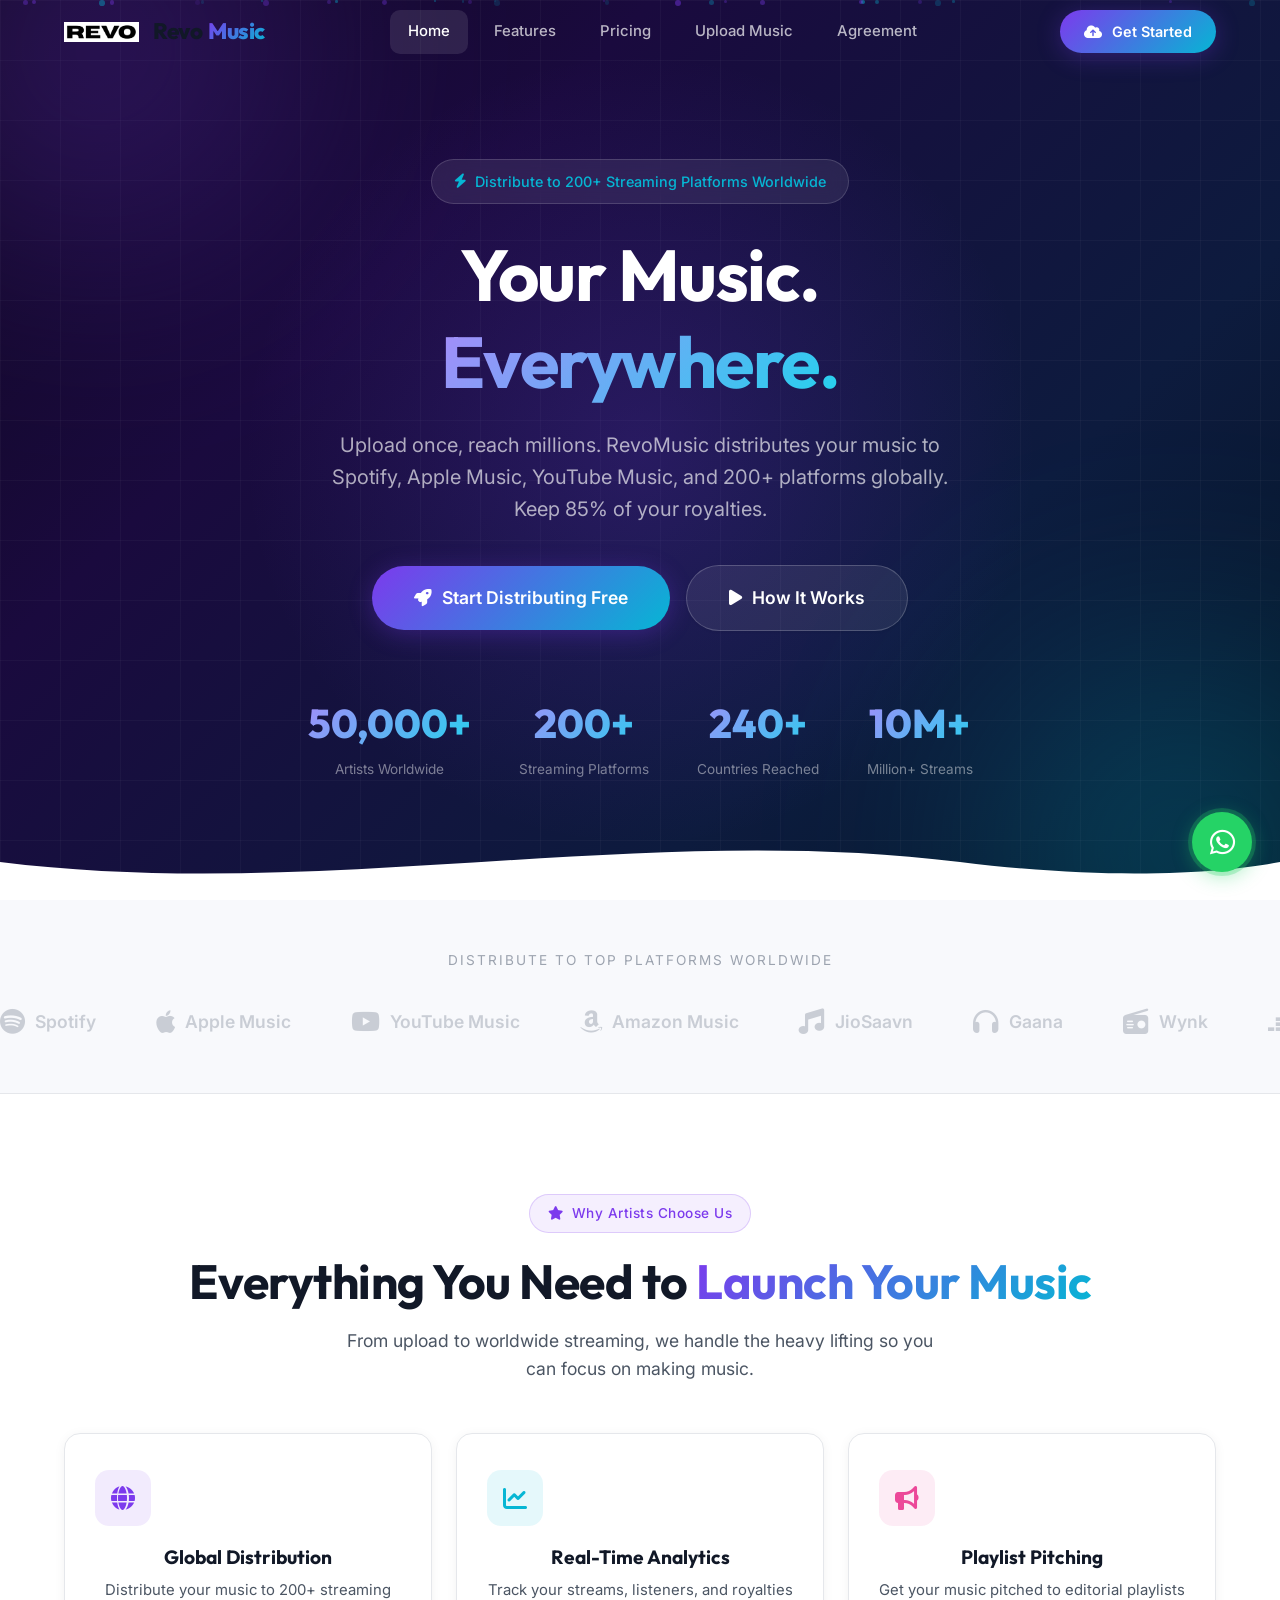
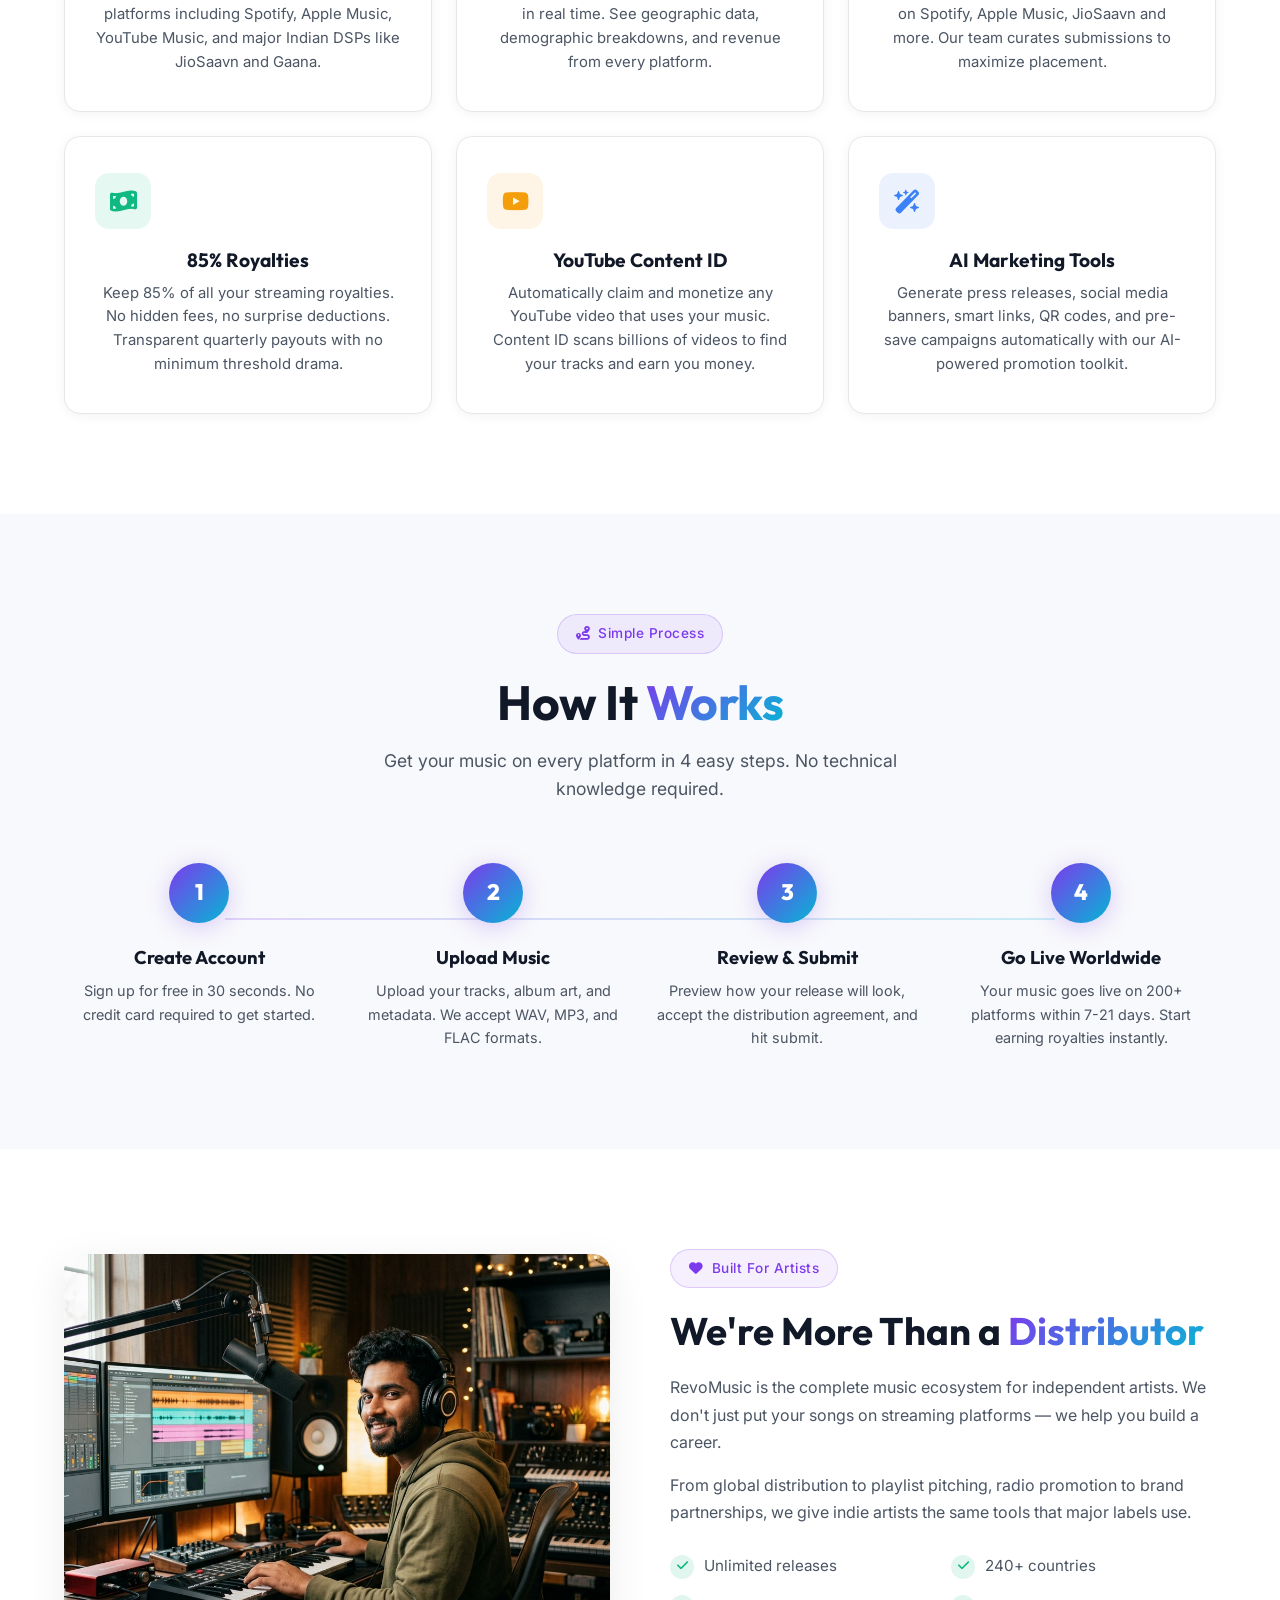
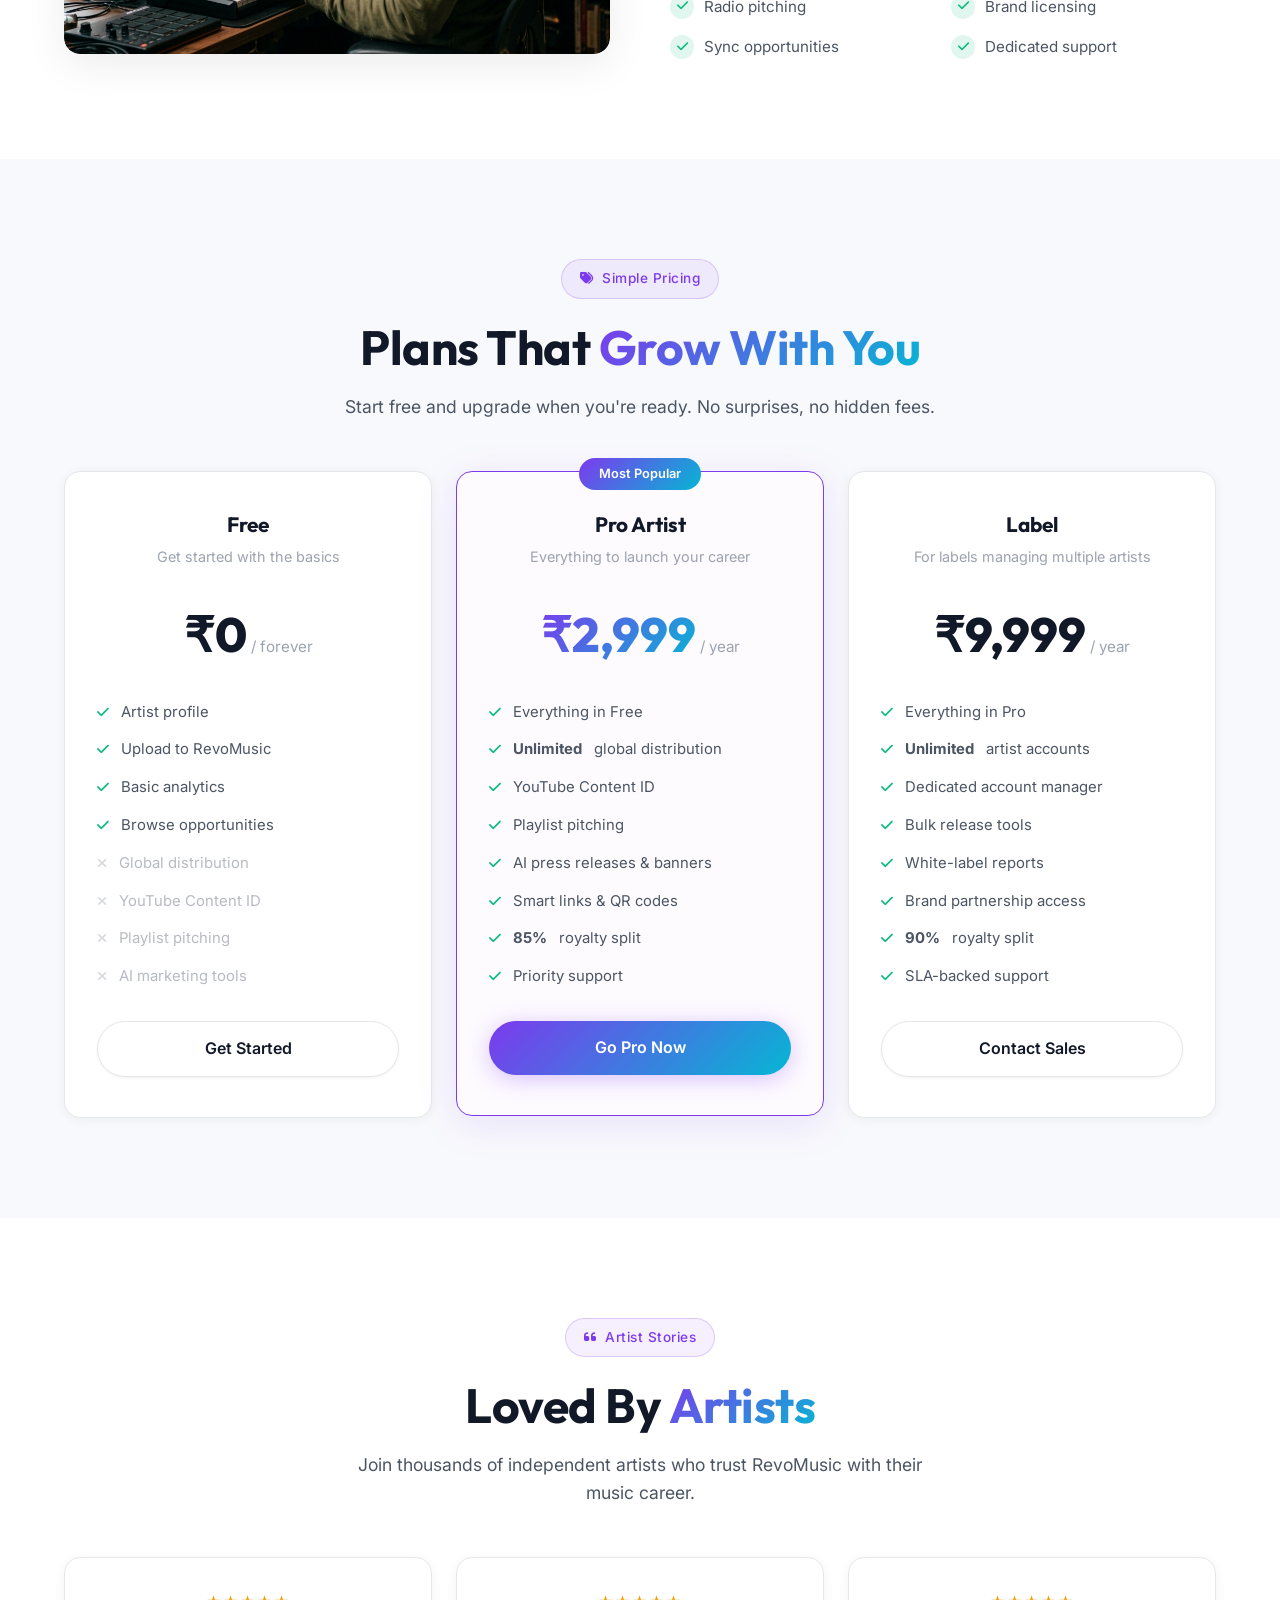
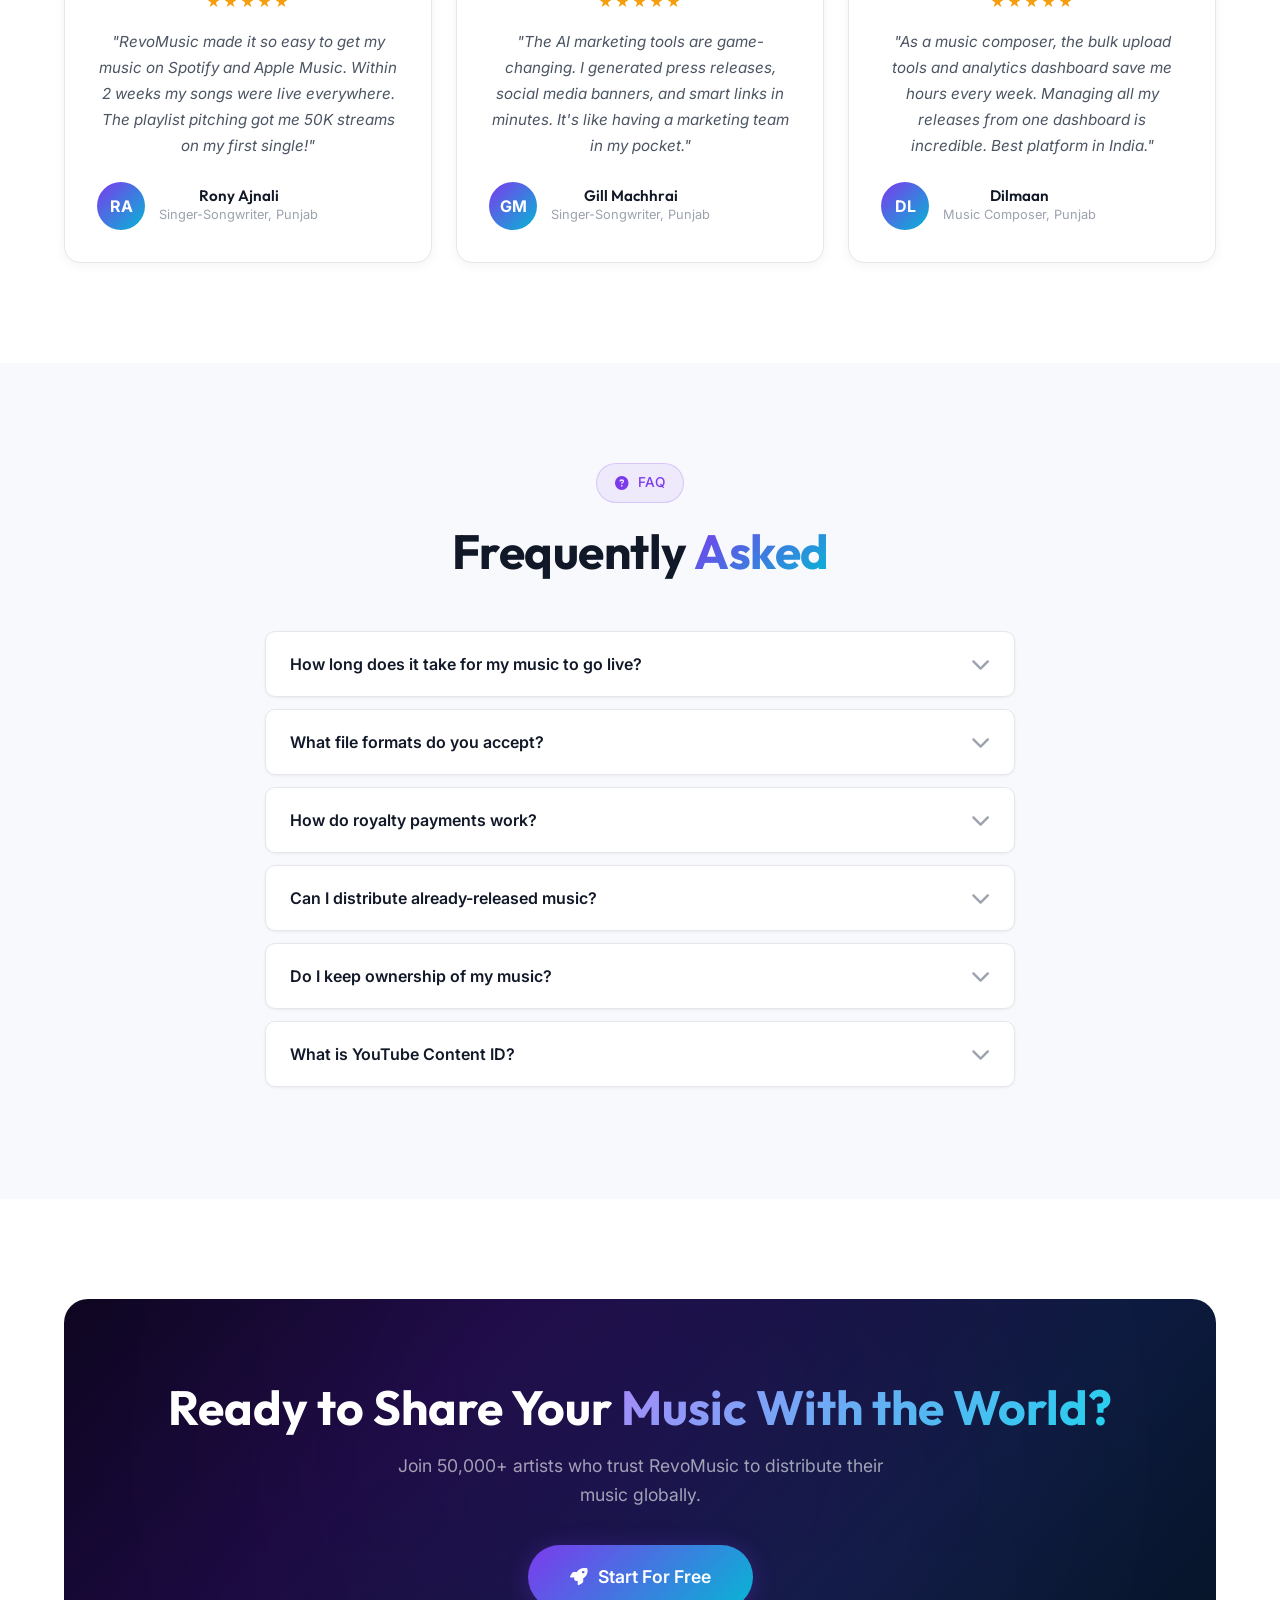
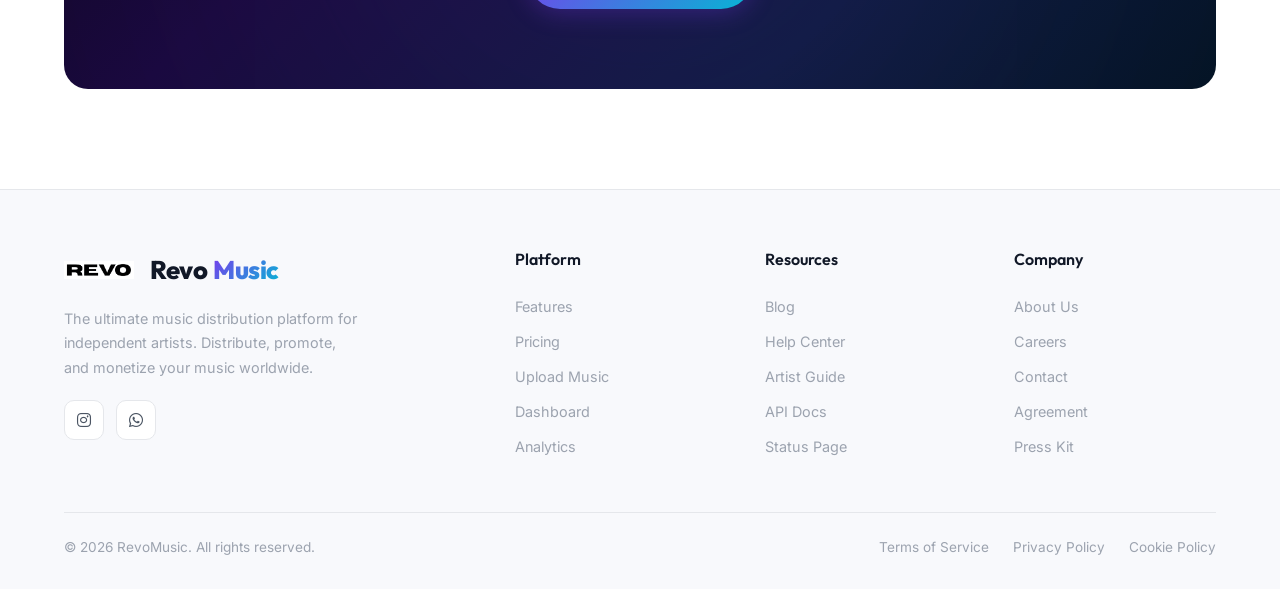
<file: index.html>
<!DOCTYPE html>
<html lang="en">
<head>
    <meta charset="UTF-8">
    <meta name="viewport" content="width=device-width, initial-scale=1.0">
    <title>RevoMusic — Distribute Your Music Worldwide | revomusic.in</title>
    <meta name="description" content="RevoMusic is the ultimate music distribution platform. Distribute your songs to 200+ streaming platforms, promote your music globally, and earn royalties — all from one dashboard.">
    <link rel="preconnect" href="https://fonts.googleapis.com">
    <link rel="preconnect" href="https://fonts.gstatic.com" crossorigin>
    <link href="https://fonts.googleapis.com/css2?family=Inter:wght@300;400;500;600;700&family=Outfit:wght@400;500;600;700;800;900&display=swap" rel="stylesheet">
    <link rel="stylesheet" href="https://cdnjs.cloudflare.com/ajax/libs/font-awesome/6.5.1/css/all.min.css">
    <link rel="stylesheet" href="styles.css">
    <link rel="icon" href="assets/images/favicon.png" type="image/png">
</head>
<body>

<!-- ===== NAVBAR ===== -->
<nav class="navbar" id="navbar">
    <div class="nav-container">
        <a href="index.html" class="nav-logo">
            <img src="assets/images/logo.png" alt="RevoMusic Logo">
            <span class="logo-text">Revo<span>Music</span></span>
        </a>
        <div class="nav-links">
            <a href="index.html" class="active">Home</a>
            <a href="#features">Features</a>
            <a href="#pricing">Pricing</a>
            <a href="upload.html">Upload Music</a>
            <a href="agreement.html">Agreement</a>
        </div>
        <div class="nav-actions">
            <a href="upload.html" class="btn btn-primary">
                <i class="fa-solid fa-cloud-arrow-up"></i> Get Started
            </a>
        </div>
        <button class="mobile-toggle" id="mobileToggle" aria-label="Toggle menu">
            <i class="fa-solid fa-bars"></i>
        </button>
    </div>
</nav>

<!-- Mobile Menu -->
<div class="mobile-menu" id="mobileMenu">
    <button class="mobile-close" id="mobileClose"><i class="fa-solid fa-xmark"></i></button>
    <a href="index.html">Home</a>
    <a href="#features">Features</a>
    <a href="#pricing">Pricing</a>
    <a href="upload.html">Upload Music</a>
    <a href="agreement.html">Agreement</a>
    <a href="upload.html" class="btn btn-primary" style="margin-top: 16px;">Get Started</a>
</div>

<!-- ===== HERO — UNIQUE EQUALIZER DESIGN ===== -->
<section class="hero" id="hero">
    <!-- Animated equalizer bars background -->
    <div class="hero-equalizer" id="heroEqualizer"></div>
    <!-- Subtle grid overlay -->
    <div class="hero-grid-overlay"></div>
    <!-- Radial glow behind content -->
    <div class="hero-radial-glow"></div>
    <!-- Floating glow orbs -->
    <div class="hero-glow hero-glow-1"></div>
    <div class="hero-glow hero-glow-2"></div>
    <!-- Floating particles -->
    <div class="particles" id="particles"></div>

    <div class="hero-content">
        <div class="hero-badge">
            <i class="fa-solid fa-bolt"></i>
            Distribute to 200+ Streaming Platforms Worldwide
        </div>
        <h1>Your Music.<br><span class="gradient-text">Everywhere.</span></h1>
        <p>Upload once, reach millions. RevoMusic distributes your music to Spotify, Apple Music, YouTube Music, and 200+ platforms globally. Keep 85% of your royalties.</p>
        <div class="hero-buttons">
            <a href="upload.html" class="btn btn-primary btn-large">
                <i class="fa-solid fa-rocket"></i> Start Distributing Free
            </a>
            <a href="#how-it-works" class="btn btn-secondary btn-large">
                <i class="fa-solid fa-play"></i> How It Works
            </a>
        </div>
        <div class="hero-stats">
            <div class="hero-stat">
                <div class="number" data-count="50000">0</div>
                <div class="label">Artists Worldwide</div>
            </div>
            <div class="hero-stat">
                <div class="number" data-count="200">0</div>
                <div class="label">Streaming Platforms</div>
            </div>
            <div class="hero-stat">
                <div class="number" data-count="240">0</div>
                <div class="label">Countries Reached</div>
            </div>
            <div class="hero-stat">
                <div class="number" data-count="10">0</div>
                <div class="label">Million+ Streams</div>
            </div>
        </div>
    </div>

    <!-- SVG wave transition: dark hero → white body -->
    <div class="hero-wave">
        <svg viewBox="0 0 1440 80" preserveAspectRatio="none" xmlns="http://www.w3.org/2000/svg">
            <path d="M0,40 C360,80 720,0 1080,40 C1260,60 1380,50 1440,40 L1440,80 L0,80 Z" fill="#ffffff"/>
        </svg>
    </div>
</section>

<!-- ===== PLATFORM LOGOS ===== -->
<section class="logo-strip">
    <p class="logo-strip-label">Distribute to top platforms worldwide</p>
    <div class="logo-track">
        <div class="platform-logo"><span class="icon"><i class="fa-brands fa-spotify"></i></span> Spotify</div>
        <div class="platform-logo"><span class="icon"><i class="fa-brands fa-apple"></i></span> Apple Music</div>
        <div class="platform-logo"><span class="icon"><i class="fa-brands fa-youtube"></i></span> YouTube Music</div>
        <div class="platform-logo"><span class="icon"><i class="fa-brands fa-amazon"></i></span> Amazon Music</div>
        <div class="platform-logo"><span class="icon"><i class="fa-solid fa-music"></i></span> JioSaavn</div>
        <div class="platform-logo"><span class="icon"><i class="fa-solid fa-headphones"></i></span> Gaana</div>
        <div class="platform-logo"><span class="icon"><i class="fa-solid fa-radio"></i></span> Wynk</div>
        <div class="platform-logo"><span class="icon"><i class="fa-brands fa-deezer"></i></span> Deezer</div>
        <div class="platform-logo"><span class="icon"><i class="fa-solid fa-wave-square"></i></span> Tidal</div>
        <div class="platform-logo"><span class="icon"><i class="fa-solid fa-compact-disc"></i></span> Hungama</div>
        <div class="platform-logo"><span class="icon"><i class="fa-solid fa-podcast"></i></span> Shazam</div>
        <div class="platform-logo"><span class="icon"><i class="fa-solid fa-globe"></i></span> 200+ More</div>
        <!-- Duplicate for seamless scroll -->
        <div class="platform-logo"><span class="icon"><i class="fa-brands fa-spotify"></i></span> Spotify</div>
        <div class="platform-logo"><span class="icon"><i class="fa-brands fa-apple"></i></span> Apple Music</div>
        <div class="platform-logo"><span class="icon"><i class="fa-brands fa-youtube"></i></span> YouTube Music</div>
        <div class="platform-logo"><span class="icon"><i class="fa-brands fa-amazon"></i></span> Amazon Music</div>
        <div class="platform-logo"><span class="icon"><i class="fa-solid fa-music"></i></span> JioSaavn</div>
        <div class="platform-logo"><span class="icon"><i class="fa-solid fa-headphones"></i></span> Gaana</div>
        <div class="platform-logo"><span class="icon"><i class="fa-solid fa-radio"></i></span> Wynk</div>
        <div class="platform-logo"><span class="icon"><i class="fa-brands fa-deezer"></i></span> Deezer</div>
        <div class="platform-logo"><span class="icon"><i class="fa-solid fa-wave-square"></i></span> Tidal</div>
        <div class="platform-logo"><span class="icon"><i class="fa-solid fa-compact-disc"></i></span> Hungama</div>
        <div class="platform-logo"><span class="icon"><i class="fa-solid fa-podcast"></i></span> Shazam</div>
        <div class="platform-logo"><span class="icon"><i class="fa-solid fa-globe"></i></span> 200+ More</div>
    </div>
</section>

<!-- ===== FEATURES ===== -->
<section class="features" id="features">
    <div class="container text-center">
        <span class="section-badge"><i class="fa-solid fa-star"></i> Why Artists Choose Us</span>
        <h2 class="section-title">Everything You Need to <span class="gradient-text">Launch Your Music</span></h2>
        <p class="section-subtitle">From upload to worldwide streaming, we handle the heavy lifting so you can focus on making music.</p>

        <div class="features-grid">
            <div class="feature-card reveal">
                <div class="feature-icon purple"><i class="fa-solid fa-globe"></i></div>
                <h3>Global Distribution</h3>
                <p>Distribute your music to 200+ streaming platforms including Spotify, Apple Music, YouTube Music, and major Indian DSPs like JioSaavn and Gaana.</p>
            </div>
            <div class="feature-card reveal">
                <div class="feature-icon cyan"><i class="fa-solid fa-chart-line"></i></div>
                <h3>Real-Time Analytics</h3>
                <p>Track your streams, listeners, and royalties in real time. See geographic data, demographic breakdowns, and revenue from every platform.</p>
            </div>
            <div class="feature-card reveal">
                <div class="feature-icon pink"><i class="fa-solid fa-bullhorn"></i></div>
                <h3>Playlist Pitching</h3>
                <p>Get your music pitched to editorial playlists on Spotify, Apple Music, JioSaavn and more. Our team curates submissions to maximize placement.</p>
            </div>
            <div class="feature-card reveal">
                <div class="feature-icon green"><i class="fa-solid fa-money-bill-wave"></i></div>
                <h3>85% Royalties</h3>
                <p>Keep 85% of all your streaming royalties. No hidden fees, no surprise deductions. Transparent quarterly payouts with no minimum threshold drama.</p>
            </div>
            <div class="feature-card reveal">
                <div class="feature-icon orange"><i class="fa-brands fa-youtube"></i></div>
                <h3>YouTube Content ID</h3>
                <p>Automatically claim and monetize any YouTube video that uses your music. Content ID scans billions of videos to find your tracks and earn you money.</p>
            </div>
            <div class="feature-card reveal">
                <div class="feature-icon blue"><i class="fa-solid fa-wand-magic-sparkles"></i></div>
                <h3>AI Marketing Tools</h3>
                <p>Generate press releases, social media banners, smart links, QR codes, and pre-save campaigns automatically with our AI-powered promotion toolkit.</p>
            </div>
        </div>
    </div>
</section>

<!-- ===== HOW IT WORKS ===== -->
<section class="how-it-works" id="how-it-works">
    <div class="container text-center">
        <span class="section-badge"><i class="fa-solid fa-route"></i> Simple Process</span>
        <h2 class="section-title">How It <span class="gradient-text">Works</span></h2>
        <p class="section-subtitle">Get your music on every platform in 4 easy steps. No technical knowledge required.</p>

        <div class="steps-container">
            <div class="step-card reveal">
                <div class="step-number">1</div>
                <h3>Create Account</h3>
                <p>Sign up for free in 30 seconds. No credit card required to get started.</p>
            </div>
            <div class="step-card reveal">
                <div class="step-number">2</div>
                <h3>Upload Music</h3>
                <p>Upload your tracks, album art, and metadata. We accept WAV, MP3, and FLAC formats.</p>
            </div>
            <div class="step-card reveal">
                <div class="step-number">3</div>
                <h3>Review & Submit</h3>
                <p>Preview how your release will look, accept the distribution agreement, and hit submit.</p>
            </div>
            <div class="step-card reveal">
                <div class="step-number">4</div>
                <h3>Go Live Worldwide</h3>
                <p>Your music goes live on 200+ platforms within 7-21 days. Start earning royalties instantly.</p>
            </div>
        </div>
    </div>
</section>

<!-- ===== ABOUT ===== -->
<section class="about" id="about">
    <div class="container">
        <div class="about-grid">
            <div class="about-image reveal">
                <img src="assets/images/artist-studio.png" alt="Artist in studio">
            </div>
            <div class="about-content reveal">
                <span class="section-badge"><i class="fa-solid fa-heart"></i> Built For Artists</span>
                <h2>We're More Than a <span class="gradient-text">Distributor</span></h2>
                <p>RevoMusic is the complete music ecosystem for independent artists. We don't just put your songs on streaming platforms — we help you build a career.</p>
                <p>From global distribution to playlist pitching, radio promotion to brand partnerships, we give indie artists the same tools that major labels use.</p>
                <div class="about-features">
                    <div class="about-feature">
                        <span class="check"><i class="fa-solid fa-check"></i></span>
                        <span>Unlimited releases</span>
                    </div>
                    <div class="about-feature">
                        <span class="check"><i class="fa-solid fa-check"></i></span>
                        <span>240+ countries</span>
                    </div>
                    <div class="about-feature">
                        <span class="check"><i class="fa-solid fa-check"></i></span>
                        <span>Radio pitching</span>
                    </div>
                    <div class="about-feature">
                        <span class="check"><i class="fa-solid fa-check"></i></span>
                        <span>Brand licensing</span>
                    </div>
                    <div class="about-feature">
                        <span class="check"><i class="fa-solid fa-check"></i></span>
                        <span>Sync opportunities</span>
                    </div>
                    <div class="about-feature">
                        <span class="check"><i class="fa-solid fa-check"></i></span>
                        <span>Dedicated support</span>
                    </div>
                </div>
            </div>
        </div>
    </div>
</section>

<!-- ===== PRICING ===== -->
<section class="pricing" id="pricing">
    <div class="container text-center">
        <span class="section-badge"><i class="fa-solid fa-tags"></i> Simple Pricing</span>
        <h2 class="section-title">Plans That <span class="gradient-text">Grow With You</span></h2>
        <p class="section-subtitle">Start free and upgrade when you're ready. No surprises, no hidden fees.</p>

        <div class="pricing-grid">
            <!-- Free -->
            <div class="pricing-card reveal">
                <div class="pricing-header">
                    <h3>Free</h3>
                    <p>Get started with the basics</p>
                </div>
                <div class="pricing-price">
                    <span class="amount">₹0</span>
                    <span class="period">/ forever</span>
                </div>
                <ul class="pricing-features">
                    <li><span class="icon"><i class="fa-solid fa-check"></i></span> Artist profile</li>
                    <li><span class="icon"><i class="fa-solid fa-check"></i></span> Upload to RevoMusic</li>
                    <li><span class="icon"><i class="fa-solid fa-check"></i></span> Basic analytics</li>
                    <li><span class="icon"><i class="fa-solid fa-check"></i></span> Browse opportunities</li>
                    <li class="disabled"><span class="icon"><i class="fa-solid fa-xmark"></i></span> Global distribution</li>
                    <li class="disabled"><span class="icon"><i class="fa-solid fa-xmark"></i></span> YouTube Content ID</li>
                    <li class="disabled"><span class="icon"><i class="fa-solid fa-xmark"></i></span> Playlist pitching</li>
                    <li class="disabled"><span class="icon"><i class="fa-solid fa-xmark"></i></span> AI marketing tools</li>
                </ul>
                <a href="upload.html" class="btn btn-secondary">Get Started</a>
            </div>

            <!-- Pro -->
            <div class="pricing-card popular reveal">
                <span class="popular-badge">Most Popular</span>
                <div class="pricing-header">
                    <h3>Pro Artist</h3>
                    <p>Everything to launch your career</p>
                </div>
                <div class="pricing-price">
                    <span class="amount gradient-text">₹2,999</span>
                    <span class="period">/ year</span>
                </div>
                <ul class="pricing-features">
                    <li><span class="icon"><i class="fa-solid fa-check"></i></span> Everything in Free</li>
                    <li><span class="icon"><i class="fa-solid fa-check"></i></span> <strong>Unlimited</strong> global distribution</li>
                    <li><span class="icon"><i class="fa-solid fa-check"></i></span> YouTube Content ID</li>
                    <li><span class="icon"><i class="fa-solid fa-check"></i></span> Playlist pitching</li>
                    <li><span class="icon"><i class="fa-solid fa-check"></i></span> AI press releases & banners</li>
                    <li><span class="icon"><i class="fa-solid fa-check"></i></span> Smart links & QR codes</li>
                    <li><span class="icon"><i class="fa-solid fa-check"></i></span> <strong>85%</strong> royalty split</li>
                    <li><span class="icon"><i class="fa-solid fa-check"></i></span> Priority support</li>
                </ul>
                <a href="upload.html" class="btn btn-primary">Go Pro Now</a>
            </div>

            <!-- Label -->
            <div class="pricing-card reveal">
                <div class="pricing-header">
                    <h3>Label</h3>
                    <p>For labels managing multiple artists</p>
                </div>
                <div class="pricing-price">
                    <span class="amount">₹9,999</span>
                    <span class="period">/ year</span>
                </div>
                <ul class="pricing-features">
                    <li><span class="icon"><i class="fa-solid fa-check"></i></span> Everything in Pro</li>
                    <li><span class="icon"><i class="fa-solid fa-check"></i></span> <strong>Unlimited</strong> artist accounts</li>
                    <li><span class="icon"><i class="fa-solid fa-check"></i></span> Dedicated account manager</li>
                    <li><span class="icon"><i class="fa-solid fa-check"></i></span> Bulk release tools</li>
                    <li><span class="icon"><i class="fa-solid fa-check"></i></span> White-label reports</li>
                    <li><span class="icon"><i class="fa-solid fa-check"></i></span> Brand partnership access</li>
                    <li><span class="icon"><i class="fa-solid fa-check"></i></span> <strong>90%</strong> royalty split</li>
                    <li><span class="icon"><i class="fa-solid fa-check"></i></span> SLA-backed support</li>
                </ul>
                <a href="upload.html" class="btn btn-secondary">Contact Sales</a>
            </div>
        </div>
    </div>
</section>

<!-- ===== TESTIMONIALS ===== -->
<section class="testimonials" id="testimonials">
    <div class="container text-center">
        <span class="section-badge"><i class="fa-solid fa-quote-left"></i> Artist Stories</span>
        <h2 class="section-title">Loved By <span class="gradient-text">Artists</span></h2>
        <p class="section-subtitle">Join thousands of independent artists who trust RevoMusic with their music career.</p>

        <div class="testimonials-grid">
            <div class="testimonial-card reveal">
                <div class="testimonial-stars">★★★★★</div>
                <p class="testimonial-text">"RevoMusic made it so easy to get my music on Spotify and Apple Music. Within 2 weeks my songs were live everywhere. The playlist pitching got me 50K streams on my first single!"</p>
                <div class="testimonial-author">
                    <div class="testimonial-avatar">RA</div>
                    <div class="testimonial-info">
                        <h4>Rony Ajnali</h4>
                        <p>Singer-Songwriter, Punjab</p>
                    </div>
                </div>
            </div>
            <div class="testimonial-card reveal">
                <div class="testimonial-stars">★★★★★</div>
                <p class="testimonial-text">"The AI marketing tools are game-changing. I generated press releases, social media banners, and smart links in minutes. It's like having a marketing team in my pocket."</p>
                <div class="testimonial-author">
                    <div class="testimonial-avatar">GM</div>
                    <div class="testimonial-info">
                        <h4>Gill Machhrai</h4>
                        <p>Singer-Songwriter, Punjab</p>
                    </div>
                </div>
            </div>
            <div class="testimonial-card reveal">
                <div class="testimonial-stars">★★★★★</div>
                <p class="testimonial-text">"As a music composer, the bulk upload tools and analytics dashboard save me hours every week. Managing all my releases from one dashboard is incredible. Best platform in India."</p>
                <div class="testimonial-author">
                    <div class="testimonial-avatar">DL</div>
                    <div class="testimonial-info">
                        <h4>Dilmaan</h4>
                        <p>Music Composer, Punjab</p>
                    </div>
                </div>
            </div>
        </div>
    </div>
</section>

<!-- ===== FAQ ===== -->
<section class="faq" id="faq">
    <div class="container text-center">
        <span class="section-badge"><i class="fa-solid fa-circle-question"></i> FAQ</span>
        <h2 class="section-title">Frequently <span class="gradient-text">Asked</span></h2>

        <div class="faq-container">
            <div class="faq-item">
                <button class="faq-question">
                    How long does it take for my music to go live?
                    <span class="arrow"><i class="fa-solid fa-chevron-down"></i></span>
                </button>
                <div class="faq-answer">
                    <div class="faq-answer-inner">
                        Typically, your music will be live on all major platforms within 7-21 business days. We recommend submitting at least 21 days before your release date to ensure timely delivery and allow time for playlist pitching.
                    </div>
                </div>
            </div>
            <div class="faq-item">
                <button class="faq-question">
                    What file formats do you accept?
                    <span class="arrow"><i class="fa-solid fa-chevron-down"></i></span>
                </button>
                <div class="faq-answer">
                    <div class="faq-answer-inner">
                        We accept WAV (recommended for best quality), MP3 (320kbps minimum), and FLAC formats. Album artwork should be a minimum of 3000x3000 pixels in JPG or PNG format.
                    </div>
                </div>
            </div>
            <div class="faq-item">
                <button class="faq-question">
                    How do royalty payments work?
                    <span class="arrow"><i class="fa-solid fa-chevron-down"></i></span>
                </button>
                <div class="faq-answer">
                    <div class="faq-answer-inner">
                        Royalties are calculated monthly and paid out quarterly. You keep 85% (Pro) or 90% (Label) of all streaming revenue. Payments are made via bank transfer with a minimum threshold of ₹100. You can track your earnings in real-time on your dashboard.
                    </div>
                </div>
            </div>
            <div class="faq-item">
                <button class="faq-question">
                    Can I distribute already-released music?
                    <span class="arrow"><i class="fa-solid fa-chevron-down"></i></span>
                </button>
                <div class="faq-answer">
                    <div class="faq-answer-inner">
                        Yes! You can distribute previously released music as long as you own the rights or have proper authorization. If your music was previously distributed by another aggregator, make sure to remove it from their platform first to avoid conflicts.
                    </div>
                </div>
            </div>
            <div class="faq-item">
                <button class="faq-question">
                    Do I keep ownership of my music?
                    <span class="arrow"><i class="fa-solid fa-chevron-down"></i></span>
                </button>
                <div class="faq-answer">
                    <div class="faq-answer-inner">
                        Absolutely. You retain 100% ownership of your masters and publishing. SonicVault is a non-exclusive distribution partner — you can remove your music anytime and you're free to work with other platforms simultaneously.
                    </div>
                </div>
            </div>
            <div class="faq-item">
                <button class="faq-question">
                    What is YouTube Content ID?
                    <span class="arrow"><i class="fa-solid fa-chevron-down"></i></span>
                </button>
                <div class="faq-answer">
                    <div class="faq-answer-inner">
                        YouTube Content ID is a system that automatically scans all YouTube uploads to find videos that use your music. When detected, you can choose to monetize those videos (earn ad revenue) or block them. This lets you earn money even when other people use your music in their YouTube videos.
                    </div>
                </div>
            </div>
        </div>
    </div>
</section>

<!-- ===== CTA ===== -->
<section class="cta">
    <div class="container">
        <div class="cta-box reveal">
            <h2>Ready to Share Your <span class="gradient-text">Music With the World?</span></h2>
            <p>Join 50,000+ artists who trust RevoMusic to distribute their music globally.</p>
            <a href="upload.html" class="btn btn-primary btn-large">
                <i class="fa-solid fa-rocket"></i> Start For Free
            </a>
        </div>
    </div>
</section>

<!-- ===== FOOTER ===== -->
<footer class="footer">
    <div class="container">
        <div class="footer-grid">
            <div class="footer-brand">
                <a href="index.html" class="nav-logo">
                    <img src="assets/images/logo.png" alt="RevoMusic Logo">
                    <span class="logo-text">Revo<span>Music</span></span>
                </a>
                <p>The ultimate music distribution platform for independent artists. Distribute, promote, and monetize your music worldwide.</p>
                <div class="footer-social">
                    <a href="https://www.instagram.com/justrevomarketing" target="_blank" aria-label="Instagram"><i class="fa-brands fa-instagram"></i></a>
                    <a href="https://wa.me/917814171047" target="_blank" aria-label="WhatsApp"><i class="fa-brands fa-whatsapp"></i></a>
                </div>
            </div>
            <div class="footer-column">
                <h4>Platform</h4>
                <a href="#features">Features</a>
                <a href="#pricing">Pricing</a>
                <a href="upload.html">Upload Music</a>
                <a href="#">Dashboard</a>
                <a href="#">Analytics</a>
            </div>
            <div class="footer-column">
                <h4>Resources</h4>
                <a href="#">Blog</a>
                <a href="#">Help Center</a>
                <a href="#">Artist Guide</a>
                <a href="#">API Docs</a>
                <a href="#">Status Page</a>
            </div>
            <div class="footer-column">
                <h4>Company</h4>
                <a href="#about">About Us</a>
                <a href="#">Careers</a>
                <a href="#">Contact</a>
                <a href="agreement.html">Agreement</a>
                <a href="#">Press Kit</a>
            </div>
        </div>
        <div class="footer-bottom">
            <p>&copy; 2026 RevoMusic. All rights reserved.</p>
            <div class="footer-bottom-links">
                <a href="agreement.html">Terms of Service</a>
                <a href="#">Privacy Policy</a>
                <a href="#">Cookie Policy</a>
            </div>
        </div>
    </div>
</footer>

<!-- WhatsApp Floating Button -->
<a href="https://wa.me/917814171047" target="_blank" class="whatsapp-float" aria-label="Chat on WhatsApp">
    <i class="fa-brands fa-whatsapp"></i>
</a>

<script src="script.js"></script>
</body>
</html>
</file>
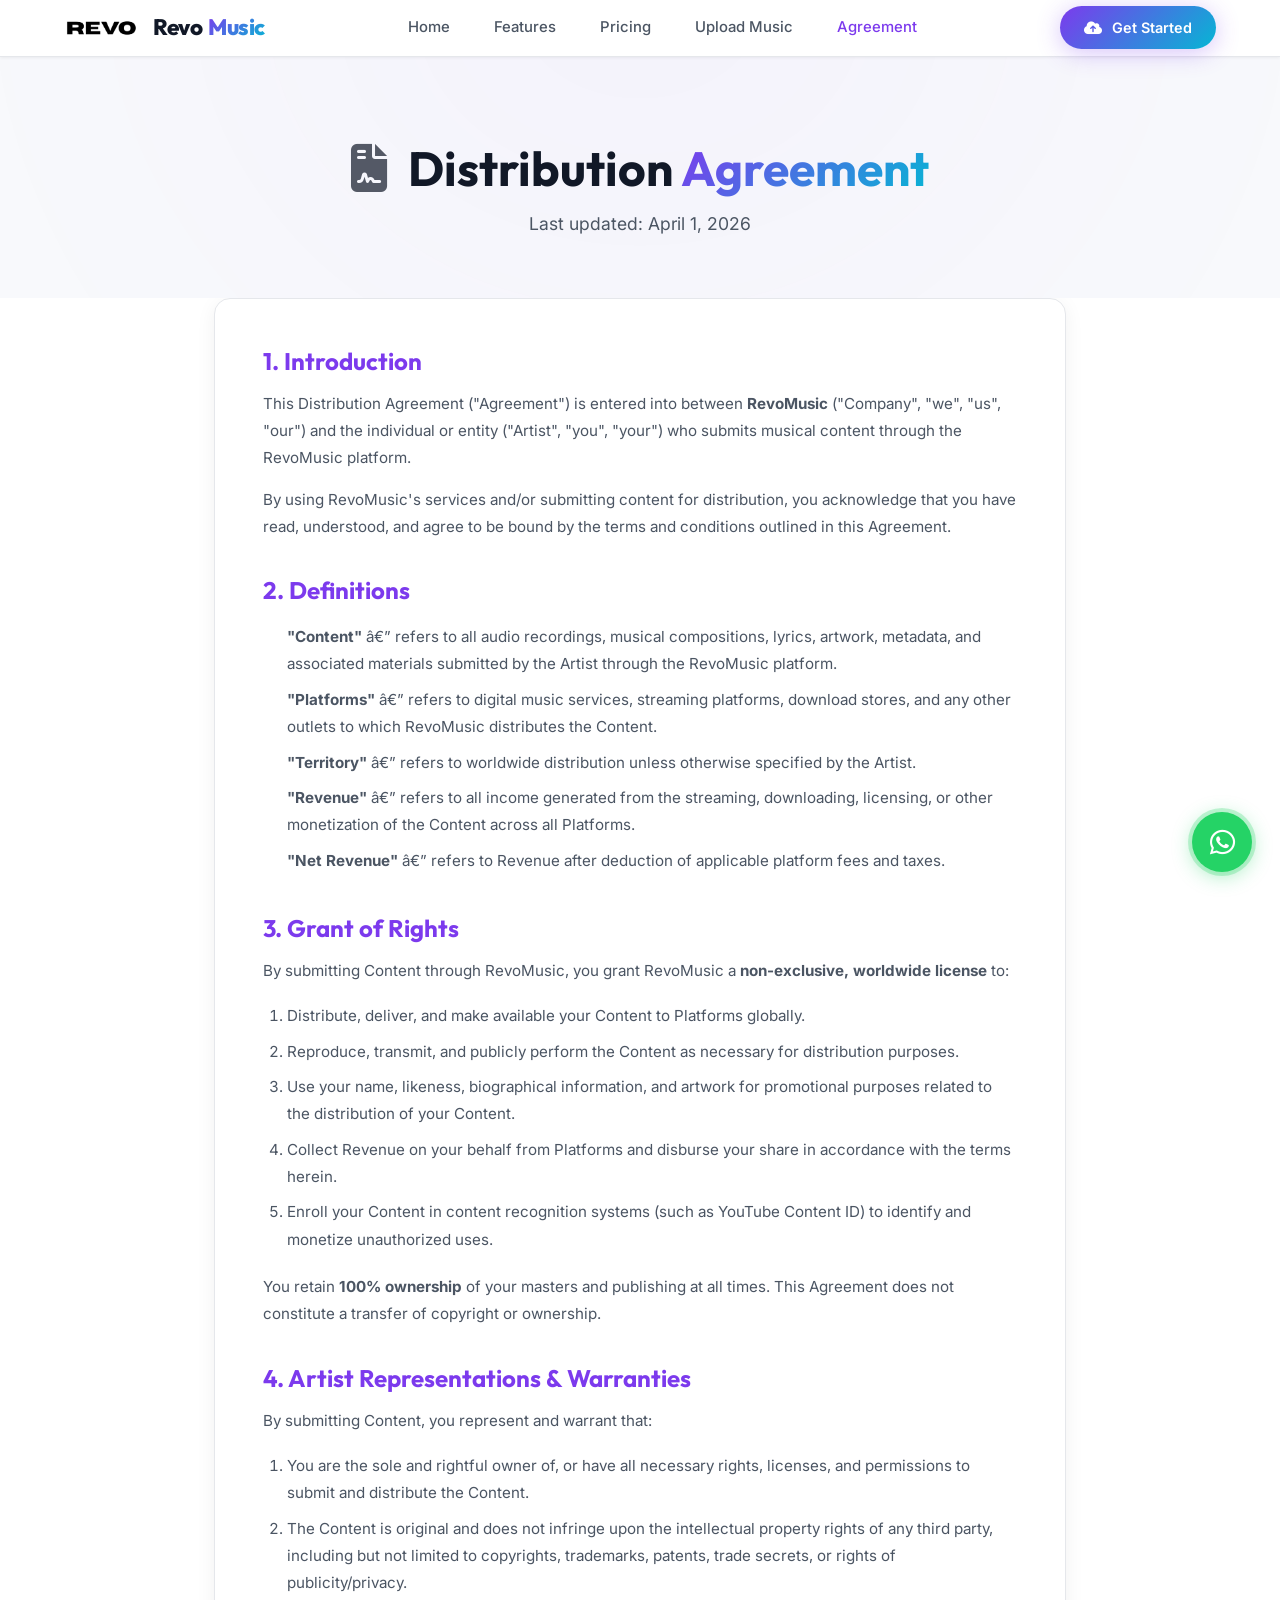
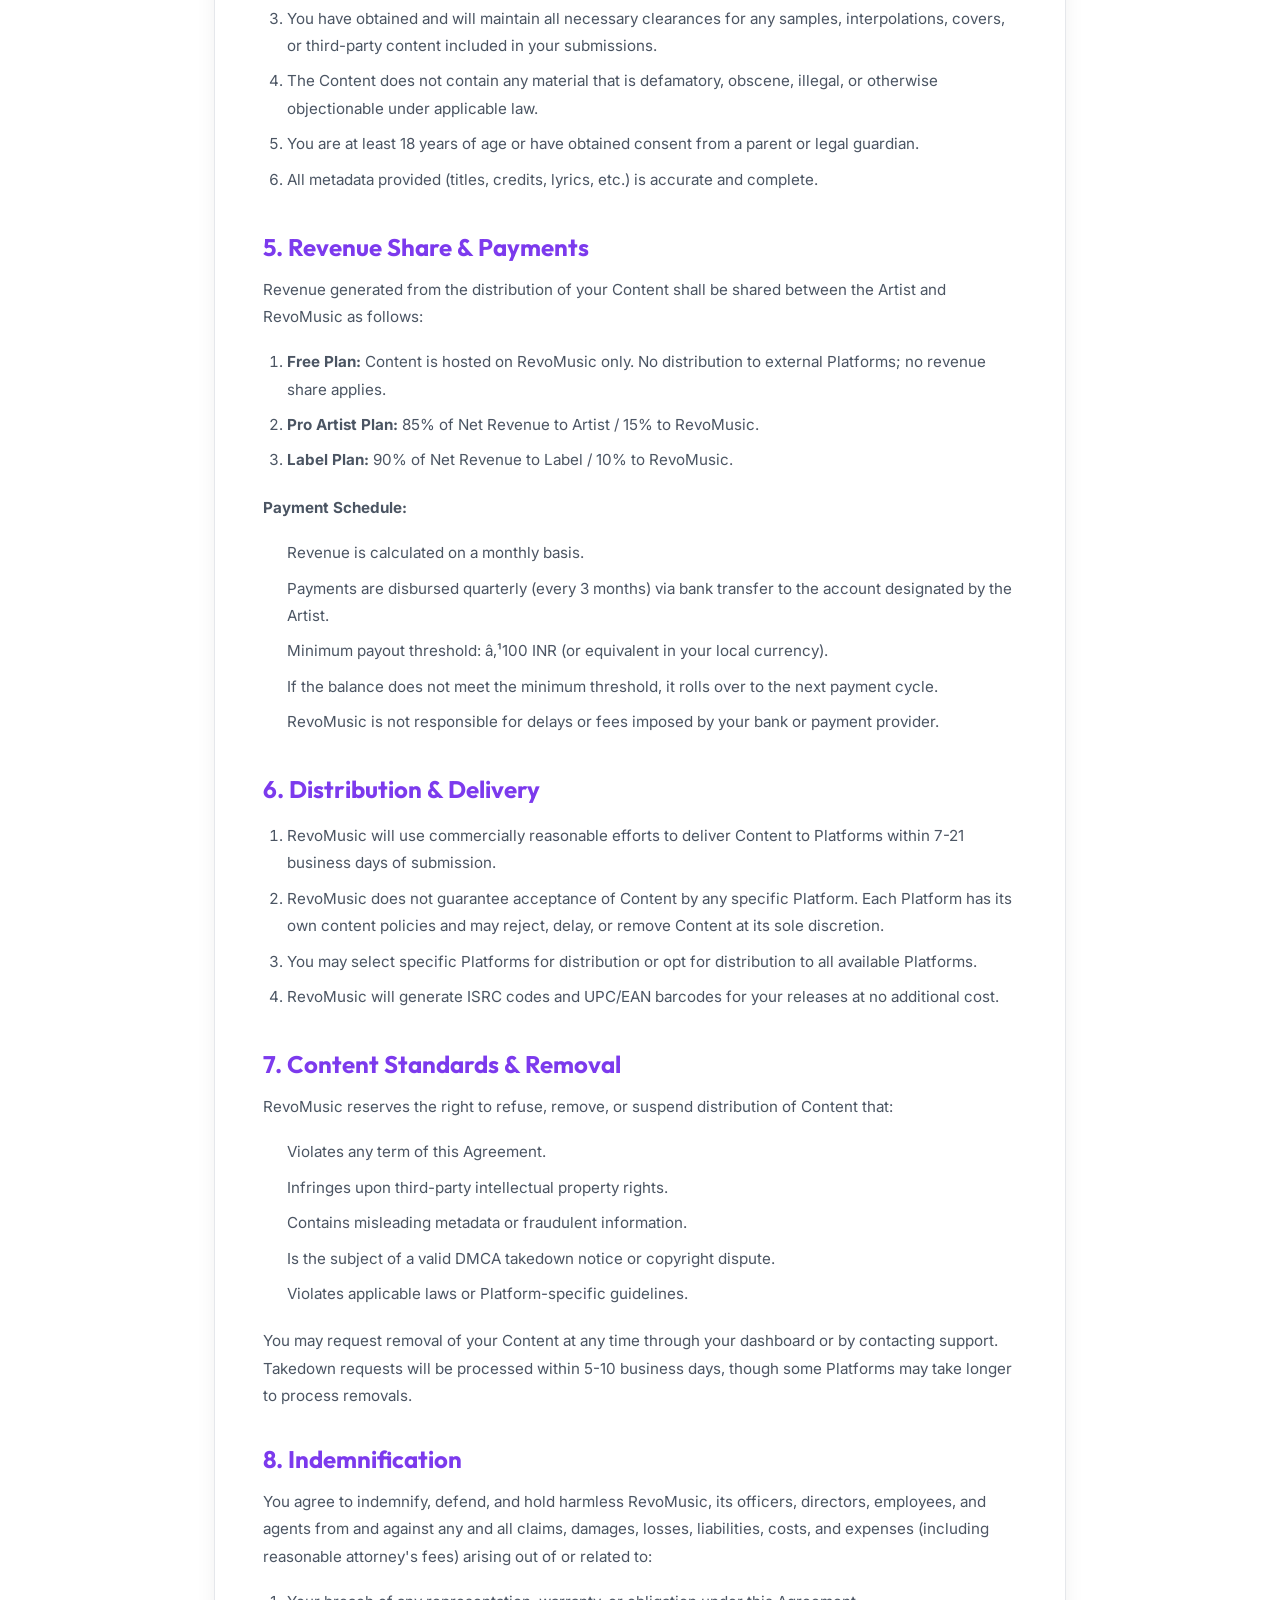
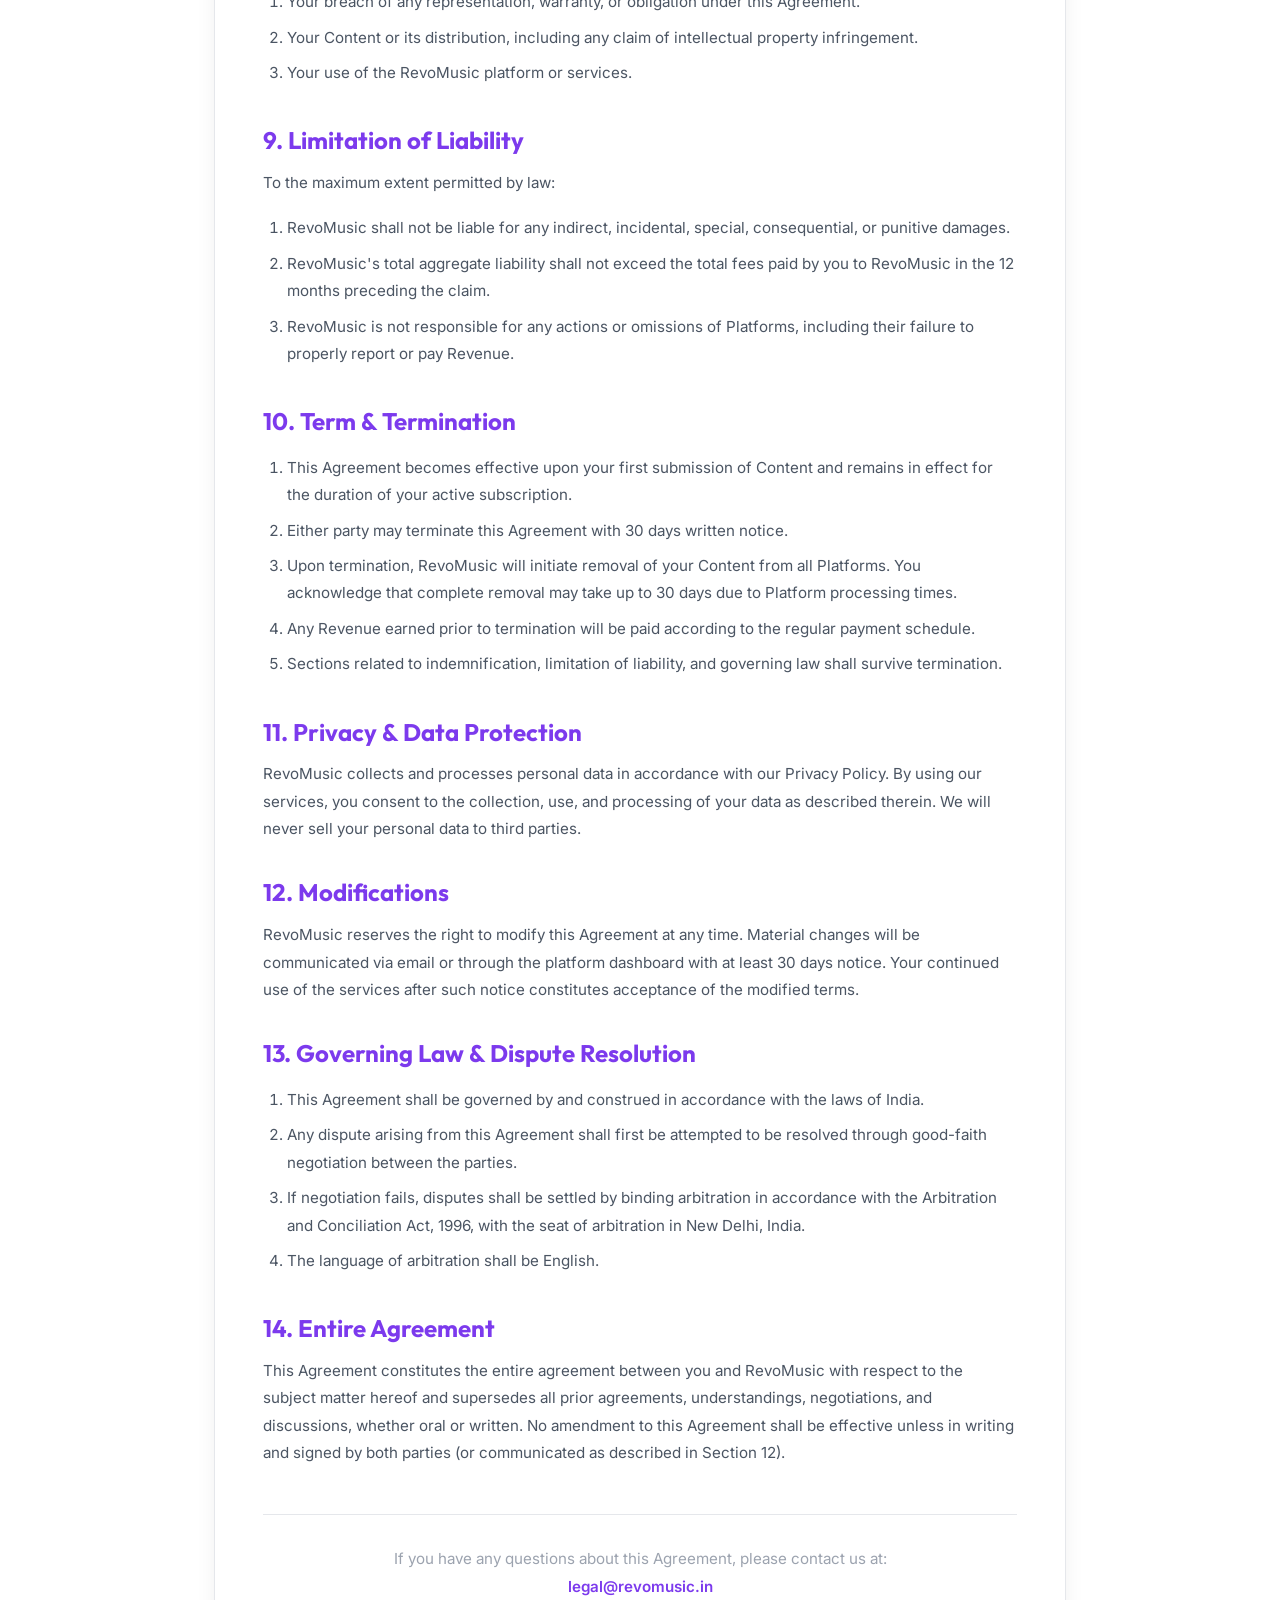
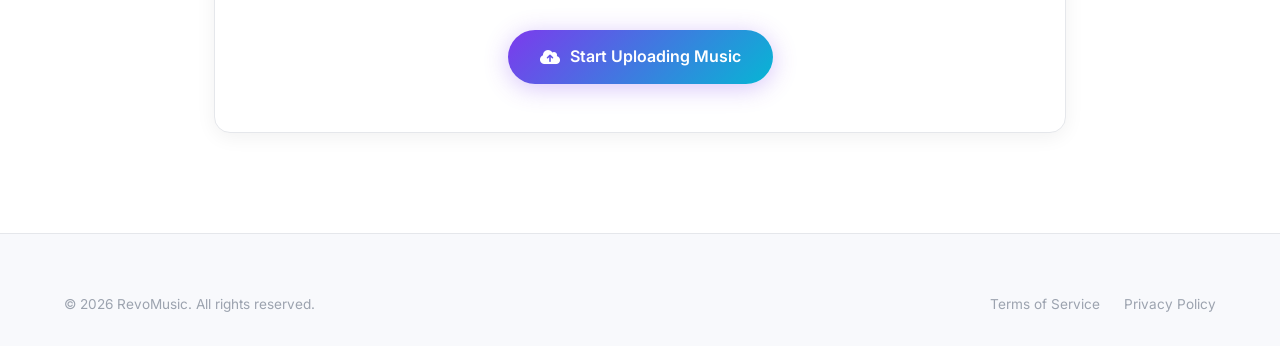
<file: agreement.html>
<!DOCTYPE html>
<html lang="en">
<head>
    <meta charset="UTF-8">
    <meta name="viewport" content="width=device-width, initial-scale=1.0">
    <title>Distribution Agreement â€” RevoMusic</title>
    <meta name="description" content="RevoMusic Distribution Agreement â€” Terms and conditions for music distribution services.">
    <link rel="preconnect" href="https://fonts.googleapis.com">
    <link rel="preconnect" href="https://fonts.gstatic.com" crossorigin>
    <link href="https://fonts.googleapis.com/css2?family=Inter:wght@300;400;500;600;700&family=Outfit:wght@400;500;600;700;800;900&display=swap" rel="stylesheet">
    <link rel="stylesheet" href="https://cdnjs.cloudflare.com/ajax/libs/font-awesome/6.5.1/css/all.min.css">
    <link rel="stylesheet" href="styles.css">
    <link rel="icon" href="assets/images/favicon.png" type="image/png">
</head>
<body>

<!-- ===== NAVBAR ===== -->
<nav class="navbar scrolled" id="navbar" style="background: rgba(255,255,255,0.95);">
    <div class="nav-container">
        <a href="index.html" class="nav-logo">
            <img src="assets/images/logo.png" alt="RevoMusic Logo">
            <span class="logo-text">Revo<span>Music</span></span>
        </a>
        <div class="nav-links">
            <a href="index.html">Home</a>
            <a href="index.html#features">Features</a>
            <a href="index.html#pricing">Pricing</a>
            <a href="upload.html">Upload Music</a>
            <a href="agreement.html" class="active">Agreement</a>
        </div>
        <div class="nav-actions">
            <a href="upload.html" class="btn btn-primary">
                <i class="fa-solid fa-cloud-arrow-up"></i> Get Started
            </a>
        </div>
        <button class="mobile-toggle" id="mobileToggle" aria-label="Toggle menu">
            <i class="fa-solid fa-bars"></i>
        </button>
    </div>
</nav>

<!-- Mobile Menu -->
<div class="mobile-menu" id="mobileMenu">
    <button class="mobile-close" id="mobileClose"><i class="fa-solid fa-xmark"></i></button>
    <a href="index.html">Home</a>
    <a href="index.html#features">Features</a>
    <a href="index.html#pricing">Pricing</a>
    <a href="upload.html">Upload Music</a>
    <a href="agreement.html">Agreement</a>
</div>

<!-- ===== PAGE HEADER ===== -->
<div class="page-header">
    <h1><i class="fa-solid fa-file-contract" style="margin-right: 12px; opacity: 0.7;"></i> Distribution <span class="gradient-text">Agreement</span></h1>
    <p>Last updated: April 1, 2026</p>
</div>

<!-- ===== AGREEMENT CONTENT ===== -->
<div class="agreement-page">
    <div class="agreement-content">

        <h2>1. Introduction</h2>
        <p>This Distribution Agreement ("Agreement") is entered into between <strong>RevoMusic</strong> ("Company", "we", "us", "our") and the individual or entity ("Artist", "you", "your") who submits musical content through the RevoMusic platform.</p>
        <p>By using RevoMusic's services and/or submitting content for distribution, you acknowledge that you have read, understood, and agree to be bound by the terms and conditions outlined in this Agreement.</p>

        <h2>2. Definitions</h2>
        <ul>
            <li><strong>"Content"</strong> â€” refers to all audio recordings, musical compositions, lyrics, artwork, metadata, and associated materials submitted by the Artist through the RevoMusic platform.</li>
            <li><strong>"Platforms"</strong> â€” refers to digital music services, streaming platforms, download stores, and any other outlets to which RevoMusic distributes the Content.</li>
            <li><strong>"Territory"</strong> â€” refers to worldwide distribution unless otherwise specified by the Artist.</li>
            <li><strong>"Revenue"</strong> â€” refers to all income generated from the streaming, downloading, licensing, or other monetization of the Content across all Platforms.</li>
            <li><strong>"Net Revenue"</strong> â€” refers to Revenue after deduction of applicable platform fees and taxes.</li>
        </ul>

        <h2>3. Grant of Rights</h2>
        <p>By submitting Content through RevoMusic, you grant RevoMusic a <strong>non-exclusive, worldwide license</strong> to:</p>
        <ol>
            <li>Distribute, deliver, and make available your Content to Platforms globally.</li>
            <li>Reproduce, transmit, and publicly perform the Content as necessary for distribution purposes.</li>
            <li>Use your name, likeness, biographical information, and artwork for promotional purposes related to the distribution of your Content.</li>
            <li>Collect Revenue on your behalf from Platforms and disburse your share in accordance with the terms herein.</li>
            <li>Enroll your Content in content recognition systems (such as YouTube Content ID) to identify and monetize unauthorized uses.</li>
        </ol>
        <p>You retain <strong>100% ownership</strong> of your masters and publishing at all times. This Agreement does not constitute a transfer of copyright or ownership.</p>

        <h2>4. Artist Representations & Warranties</h2>
        <p>By submitting Content, you represent and warrant that:</p>
        <ol>
            <li>You are the sole and rightful owner of, or have all necessary rights, licenses, and permissions to submit and distribute the Content.</li>
            <li>The Content is original and does not infringe upon the intellectual property rights of any third party, including but not limited to copyrights, trademarks, patents, trade secrets, or rights of publicity/privacy.</li>
            <li>You have obtained and will maintain all necessary clearances for any samples, interpolations, covers, or third-party content included in your submissions.</li>
            <li>The Content does not contain any material that is defamatory, obscene, illegal, or otherwise objectionable under applicable law.</li>
            <li>You are at least 18 years of age or have obtained consent from a parent or legal guardian.</li>
            <li>All metadata provided (titles, credits, lyrics, etc.) is accurate and complete.</li>
        </ol>

        <h2>5. Revenue Share & Payments</h2>
        <p>Revenue generated from the distribution of your Content shall be shared between the Artist and RevoMusic as follows:</p>
        <ol>
            <li><strong>Free Plan:</strong> Content is hosted on RevoMusic only. No distribution to external Platforms; no revenue share applies.</li>
            <li><strong>Pro Artist Plan:</strong> 85% of Net Revenue to Artist / 15% to RevoMusic.</li>
            <li><strong>Label Plan:</strong> 90% of Net Revenue to Label / 10% to RevoMusic.</li>
        </ol>
        <p><strong>Payment Schedule:</strong></p>
        <ul>
            <li>Revenue is calculated on a monthly basis.</li>
            <li>Payments are disbursed quarterly (every 3 months) via bank transfer to the account designated by the Artist.</li>
            <li>Minimum payout threshold: â‚¹100 INR (or equivalent in your local currency).</li>
            <li>If the balance does not meet the minimum threshold, it rolls over to the next payment cycle.</li>
            <li>RevoMusic is not responsible for delays or fees imposed by your bank or payment provider.</li>
        </ul>

        <h2>6. Distribution & Delivery</h2>
        <ol>
            <li>RevoMusic will use commercially reasonable efforts to deliver Content to Platforms within 7-21 business days of submission.</li>
            <li>RevoMusic does not guarantee acceptance of Content by any specific Platform. Each Platform has its own content policies and may reject, delay, or remove Content at its sole discretion.</li>
            <li>You may select specific Platforms for distribution or opt for distribution to all available Platforms.</li>
            <li>RevoMusic will generate ISRC codes and UPC/EAN barcodes for your releases at no additional cost.</li>
        </ol>

        <h2>7. Content Standards & Removal</h2>
        <p>RevoMusic reserves the right to refuse, remove, or suspend distribution of Content that:</p>
        <ul>
            <li>Violates any term of this Agreement.</li>
            <li>Infringes upon third-party intellectual property rights.</li>
            <li>Contains misleading metadata or fraudulent information.</li>
            <li>Is the subject of a valid DMCA takedown notice or copyright dispute.</li>
            <li>Violates applicable laws or Platform-specific guidelines.</li>
        </ul>
        <p>You may request removal of your Content at any time through your dashboard or by contacting support. Takedown requests will be processed within 5-10 business days, though some Platforms may take longer to process removals.</p>

        <h2>8. Indemnification</h2>
        <p>You agree to indemnify, defend, and hold harmless RevoMusic, its officers, directors, employees, and agents from and against any and all claims, damages, losses, liabilities, costs, and expenses (including reasonable attorney's fees) arising out of or related to:</p>
        <ol>
            <li>Your breach of any representation, warranty, or obligation under this Agreement.</li>
            <li>Your Content or its distribution, including any claim of intellectual property infringement.</li>
            <li>Your use of the RevoMusic platform or services.</li>
        </ol>

        <h2>9. Limitation of Liability</h2>
        <p>To the maximum extent permitted by law:</p>
        <ol>
            <li>RevoMusic shall not be liable for any indirect, incidental, special, consequential, or punitive damages.</li>
            <li>RevoMusic's total aggregate liability shall not exceed the total fees paid by you to RevoMusic in the 12 months preceding the claim.</li>
            <li>RevoMusic is not responsible for any actions or omissions of Platforms, including their failure to properly report or pay Revenue.</li>
        </ol>

        <h2>10. Term & Termination</h2>
        <ol>
            <li>This Agreement becomes effective upon your first submission of Content and remains in effect for the duration of your active subscription.</li>
            <li>Either party may terminate this Agreement with 30 days written notice.</li>
            <li>Upon termination, RevoMusic will initiate removal of your Content from all Platforms. You acknowledge that complete removal may take up to 30 days due to Platform processing times.</li>
            <li>Any Revenue earned prior to termination will be paid according to the regular payment schedule.</li>
            <li>Sections related to indemnification, limitation of liability, and governing law shall survive termination.</li>
        </ol>

        <h2>11. Privacy & Data Protection</h2>
        <p>RevoMusic collects and processes personal data in accordance with our Privacy Policy. By using our services, you consent to the collection, use, and processing of your data as described therein. We will never sell your personal data to third parties.</p>

        <h2>12. Modifications</h2>
        <p>RevoMusic reserves the right to modify this Agreement at any time. Material changes will be communicated via email or through the platform dashboard with at least 30 days notice. Your continued use of the services after such notice constitutes acceptance of the modified terms.</p>

        <h2>13. Governing Law & Dispute Resolution</h2>
        <ol>
            <li>This Agreement shall be governed by and construed in accordance with the laws of India.</li>
            <li>Any dispute arising from this Agreement shall first be attempted to be resolved through good-faith negotiation between the parties.</li>
            <li>If negotiation fails, disputes shall be settled by binding arbitration in accordance with the Arbitration and Conciliation Act, 1996, with the seat of arbitration in New Delhi, India.</li>
            <li>The language of arbitration shall be English.</li>
        </ol>

        <h2>14. Entire Agreement</h2>
        <p>This Agreement constitutes the entire agreement between you and RevoMusic with respect to the subject matter hereof and supersedes all prior agreements, understandings, negotiations, and discussions, whether oral or written. No amendment to this Agreement shall be effective unless in writing and signed by both parties (or communicated as described in Section 12).</p>

        <div style="margin-top: 48px; padding-top: 30px; border-top: 1px solid var(--border-glass);">
            <p style="text-align: center; color: var(--text-muted);">
                If you have any questions about this Agreement, please contact us at:<br>
                <a href="mailto:legal@revomusic.in" style="color: var(--accent-purple); font-weight: 600;">legal@revomusic.in</a>
            </p>
            <div style="text-align: center; margin-top: 30px;">
                <a href="upload.html" class="btn btn-primary">
                    <i class="fa-solid fa-cloud-arrow-up"></i> Start Uploading Music
                </a>
            </div>
        </div>
    </div>
</div>

<!-- ===== FOOTER ===== -->
<footer class="footer">
    <div class="container">
        <div class="footer-bottom" style="border-top: none; padding-top: 0;">
            <p>&copy; 2026 RevoMusic. All rights reserved.</p>
            <div class="footer-bottom-links">
                <a href="agreement.html">Terms of Service</a>
                <a href="#">Privacy Policy</a>
            </div>
        </div>
    </div>
</footer>

<!-- WhatsApp Floating Button -->
<a href="https://wa.me/917814171047" target="_blank" class="whatsapp-float" aria-label="Chat on WhatsApp">
    <i class="fa-brands fa-whatsapp"></i>
</a>

<script src="script.js"></script>
</body>
</html>
</file>
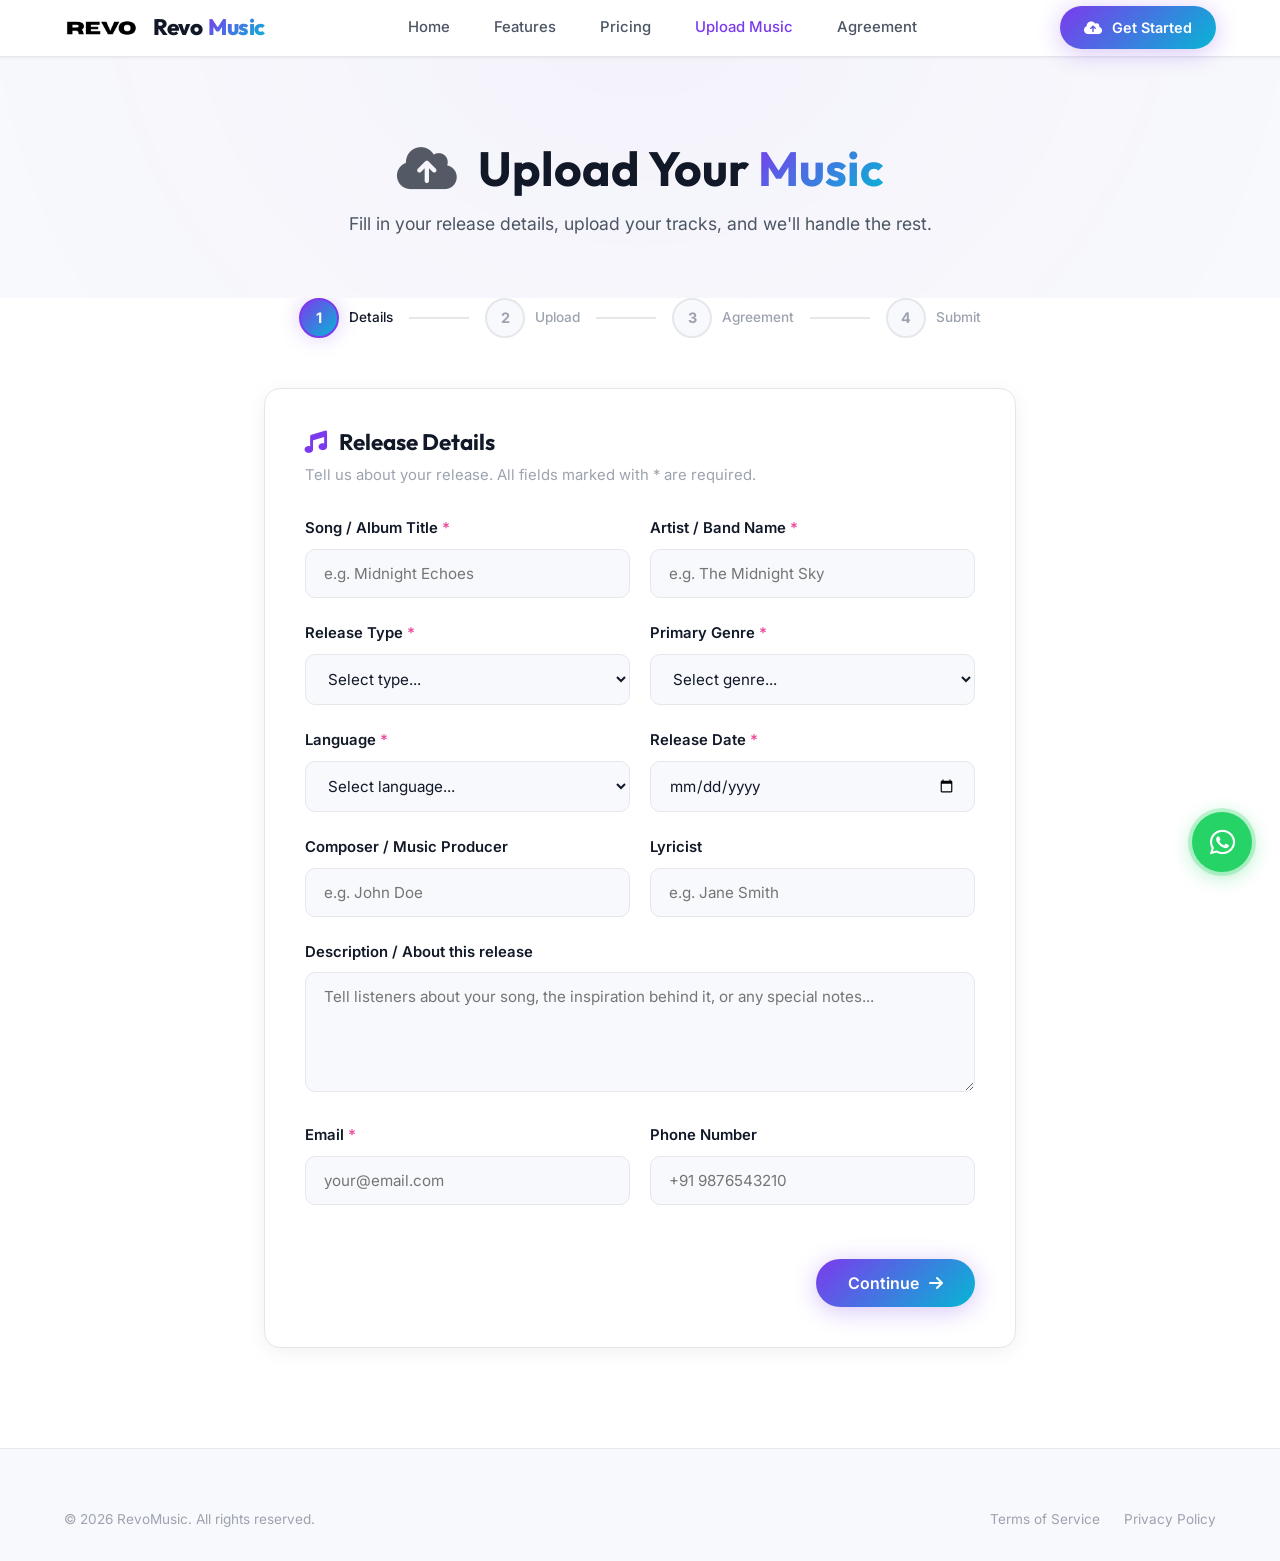
<file: upload.html>
<!DOCTYPE html>
<html lang="en">
<head>
    <meta charset="UTF-8">
    <meta name="viewport" content="width=device-width, initial-scale=1.0">
    <title>Upload Music — RevoMusic</title>
    <meta name="description" content="Upload your music to RevoMusic and distribute to 200+ streaming platforms worldwide. Easy upload, fast delivery.">
    <link rel="preconnect" href="https://fonts.googleapis.com">
    <link rel="preconnect" href="https://fonts.gstatic.com" crossorigin>
    <link href="https://fonts.googleapis.com/css2?family=Inter:wght@300;400;500;600;700&family=Outfit:wght@400;500;600;700;800;900&display=swap" rel="stylesheet">
    <link rel="stylesheet" href="https://cdnjs.cloudflare.com/ajax/libs/font-awesome/6.5.1/css/all.min.css">
    <link rel="stylesheet" href="styles.css">
    <link rel="icon" href="assets/images/favicon.png" type="image/png">
</head>
<body>

<!-- ===== NAVBAR ===== -->
<nav class="navbar scrolled" id="navbar" style="background: rgba(255,255,255,0.95);">
    <div class="nav-container">
        <a href="index.html" class="nav-logo">
            <img src="assets/images/logo.png" alt="RevoMusic Logo">
            <span class="logo-text">Revo<span>Music</span></span>
        </a>
        <div class="nav-links">
            <a href="index.html">Home</a>
            <a href="index.html#features">Features</a>
            <a href="index.html#pricing">Pricing</a>
            <a href="upload.html" class="active">Upload Music</a>
            <a href="agreement.html">Agreement</a>
        </div>
        <div class="nav-actions">
            <a href="upload.html" class="btn btn-primary">
                <i class="fa-solid fa-cloud-arrow-up"></i> Get Started
            </a>
        </div>
        <button class="mobile-toggle" id="mobileToggle" aria-label="Toggle menu">
            <i class="fa-solid fa-bars"></i>
        </button>
    </div>
</nav>

<!-- Mobile Menu -->
<div class="mobile-menu" id="mobileMenu">
    <button class="mobile-close" id="mobileClose"><i class="fa-solid fa-xmark"></i></button>
    <a href="index.html">Home</a>
    <a href="index.html#features">Features</a>
    <a href="index.html#pricing">Pricing</a>
    <a href="upload.html">Upload Music</a>
    <a href="agreement.html">Agreement</a>
</div>

<!-- ===== PAGE HEADER ===== -->
<div class="page-header">
    <h1><i class="fa-solid fa-cloud-arrow-up" style="margin-right: 12px; opacity: 0.7;"></i> Upload Your <span class="gradient-text">Music</span></h1>
    <p>Fill in your release details, upload your tracks, and we'll handle the rest.</p>
</div>

<!-- ===== UPLOAD FORM ===== -->
<div class="upload-container">

    <!-- Progress Bar -->
    <div class="upload-progress" id="uploadProgress">
        <div class="progress-step active" data-step="1">
            <div class="step-dot">1</div>
            <span class="step-label">Details</span>
        </div>
        <div class="progress-line" id="line1"></div>
        <div class="progress-step" data-step="2">
            <div class="step-dot">2</div>
            <span class="step-label">Upload</span>
        </div>
        <div class="progress-line" id="line2"></div>
        <div class="progress-step" data-step="3">
            <div class="step-dot">3</div>
            <span class="step-label">Agreement</span>
        </div>
        <div class="progress-line" id="line3"></div>
        <div class="progress-step" data-step="4">
            <div class="step-dot">4</div>
            <span class="step-label">Submit</span>
        </div>
    </div>

    <!-- Step 1: Song Details -->
    <div class="form-step active" id="step1">
        <div class="form-card">
            <h2 style="margin-bottom: 8px; font-size: 1.4rem;"><i class="fa-solid fa-music" style="color: var(--accent-purple); margin-right: 8px;"></i> Release Details</h2>
            <p style="color: var(--text-muted); margin-bottom: 30px; font-size: 0.93rem;">Tell us about your release. All fields marked with * are required.</p>

            <div class="form-row">
                <div class="form-group">
                    <label>Song / Album Title <span class="required">*</span></label>
                    <input type="text" id="songTitle" placeholder="e.g. Midnight Echoes" required>
                </div>
                <div class="form-group">
                    <label>Artist / Band Name <span class="required">*</span></label>
                    <input type="text" id="artistName" placeholder="e.g. The Midnight Sky" required>
                </div>
            </div>

            <div class="form-row">
                <div class="form-group">
                    <label>Release Type <span class="required">*</span></label>
                    <select id="releaseType" required>
                        <option value="">Select type...</option>
                        <option value="single">Single</option>
                        <option value="ep">EP (2-6 tracks)</option>
                        <option value="album">Album (7+ tracks)</option>
                    </select>
                </div>
                <div class="form-group">
                    <label>Primary Genre <span class="required">*</span></label>
                    <select id="genre" required>
                        <option value="">Select genre...</option>
                        <option value="pop">Pop</option>
                        <option value="hiphop">Hip Hop / Rap</option>
                        <option value="rock">Rock</option>
                        <option value="rnb">R&B / Soul</option>
                        <option value="electronic">Electronic / EDM</option>
                        <option value="indie">Indie</option>
                        <option value="classical">Classical / Instrumental</option>
                        <option value="bollywood">Bollywood / Filmi</option>
                        <option value="punjabi">Punjabi</option>
                        <option value="devotional">Devotional / Spiritual</option>
                        <option value="folk">Folk / Regional</option>
                        <option value="jazz">Jazz</option>
                        <option value="metal">Metal</option>
                        <option value="country">Country</option>
                        <option value="lofi">Lo-Fi / Chill</option>
                        <option value="other">Other</option>
                    </select>
                </div>
            </div>

            <div class="form-row">
                <div class="form-group">
                    <label>Language <span class="required">*</span></label>
                    <select id="language" required>
                        <option value="">Select language...</option>
                        <option value="hindi">Hindi</option>
                        <option value="english">English</option>
                        <option value="punjabi">Punjabi</option>
                        <option value="tamil">Tamil</option>
                        <option value="telugu">Telugu</option>
                        <option value="bengali">Bengali</option>
                        <option value="marathi">Marathi</option>
                        <option value="kannada">Kannada</option>
                        <option value="malayalam">Malayalam</option>
                        <option value="gujarati">Gujarati</option>
                        <option value="instrumental">Instrumental (No vocals)</option>
                        <option value="other">Other</option>
                    </select>
                </div>
                <div class="form-group">
                    <label>Release Date <span class="required">*</span></label>
                    <input type="date" id="releaseDate" required>
                </div>
            </div>

            <div class="form-row">
                <div class="form-group">
                    <label>Composer / Music Producer</label>
                    <input type="text" id="composer" placeholder="e.g. John Doe">
                </div>
                <div class="form-group">
                    <label>Lyricist</label>
                    <input type="text" id="lyricist" placeholder="e.g. Jane Smith">
                </div>
            </div>

            <div class="form-group">
                <label>Description / About this release</label>
                <textarea id="description" placeholder="Tell listeners about your song, the inspiration behind it, or any special notes..."></textarea>
            </div>

            <div class="form-row">
                <div class="form-group">
                    <label>Email <span class="required">*</span></label>
                    <input type="email" id="email" placeholder="your@email.com" required>
                </div>
                <div class="form-group">
                    <label>Phone Number</label>
                    <input type="tel" id="phone" placeholder="+91 9876543210">
                </div>
            </div>

            <div class="form-nav">
                <div></div>
                <button class="btn btn-primary" onclick="nextStep(2)">
                    Continue <i class="fa-solid fa-arrow-right"></i>
                </button>
            </div>
        </div>
    </div>

    <!-- Step 2: Upload Files -->
    <div class="form-step" id="step2">
        <div class="form-card">
            <h2 style="margin-bottom: 8px; font-size: 1.4rem;"><i class="fa-solid fa-file-audio" style="color: var(--accent-cyan); margin-right: 8px;"></i> Upload Files</h2>
            <p style="color: var(--text-muted); margin-bottom: 30px; font-size: 0.93rem;">Upload your audio tracks and album artwork.</p>

            <!-- Audio Upload -->
            <div class="form-group">
                <label><i class="fa-solid fa-headphones" style="margin-right: 6px;"></i> Audio Track(s) <span class="required">*</span></label>
                <div class="upload-zone" id="audioDropZone" onclick="document.getElementById('audioInput').click()">
                    <div class="upload-icon">🎵</div>
                    <h3>Drop your audio files here</h3>
                    <p>or <span class="browse-btn">browse files</span> from your computer</p>
                    <p style="margin-top: 10px; font-size: 0.8rem; opacity: 0.5;">Accepted formats: WAV, MP3 (320kbps), FLAC — Max 100MB per file</p>
                </div>
                <input type="file" id="audioInput" accept=".wav,.mp3,.flac" multiple hidden>
                <div class="upload-preview" id="audioPreview">
                    <span class="file-icon">🎵</span>
                    <div class="file-info">
                        <div class="name" id="audioFileName">track.wav</div>
                        <div class="size" id="audioFileSize">12.4 MB</div>
                    </div>
                    <button class="remove-file" onclick="removeAudio()" title="Remove file"><i class="fa-solid fa-xmark"></i></button>
                </div>
            </div>

            <!-- Album Art Upload -->
            <div class="form-group">
                <label><i class="fa-solid fa-image" style="margin-right: 6px;"></i> Album Artwork <span class="required">*</span></label>
                <div class="art-upload">
                    <div class="art-preview" id="artPreview" onclick="document.getElementById('artInput').click()">
                        <img id="artImage" alt="Album art preview">
                        <div class="placeholder" id="artPlaceholder">
                            <span class="icon">🖼️</span>
                            Click to upload
                        </div>
                    </div>
                    <input type="file" id="artInput" accept="image/jpeg, image/png" hidden>
                    <div class="art-specs">
                        <h4>Artwork Requirements</h4>
                        <ul>
                            <li>Minimum 3000 × 3000 pixels</li>
                            <li>Square format (1:1 ratio)</li>
                            <li>JPG or PNG format</li>
                            <li>Max file size: 20MB</li>
                            <li>No blurry or pixelated images</li>
                            <li>No website URLs or social handles</li>
                        </ul>
                    </div>
                </div>
            </div>

            <div class="form-nav">
                <button class="btn btn-secondary" onclick="prevStep(1)">
                    <i class="fa-solid fa-arrow-left"></i> Back
                </button>
                <button class="btn btn-primary" onclick="nextStep(3)">
                    Continue <i class="fa-solid fa-arrow-right"></i>
                </button>
            </div>
        </div>
    </div>

    <!-- Step 3: Agreement -->
    <div class="form-step" id="step3">
        <div class="form-card">
            <h2 style="margin-bottom: 8px; font-size: 1.4rem;"><i class="fa-solid fa-file-contract" style="color: var(--accent-green); margin-right: 8px;"></i> Distribution Agreement</h2>
            <p style="color: var(--text-muted); margin-bottom: 30px; font-size: 0.93rem;">Please read and accept the distribution agreement to proceed.</p>

            <div class="agreement-box">
                <h3>1. Grant of Rights</h3>
                <p>By submitting your content through RevoMusic, you grant RevoMusic a non-exclusive, worldwide license to distribute, deliver, and make available your musical works and associated metadata to digital music services, streaming platforms, and download stores ("Platforms").</p>

                <h3>2. Ownership & Warranties</h3>
                <p>You represent and warrant that:</p>
                <ol>
                    <li>You are the rightful owner or authorized representative of the content being submitted.</li>
                    <li>The content does not infringe upon any third-party intellectual property rights, copyrights, trademarks, or other proprietary rights.</li>
                    <li>You have obtained all necessary permissions, licenses, and clearances for any samples, covers, or third-party content included in your submission.</li>
                    <li>The content complies with all applicable laws and regulations.</li>
                </ol>

                <h3>3. Revenue & Royalties</h3>
                <p>RevoMusic shall collect all revenue generated from the distribution of your content across Platforms. Revenue shall be shared as follows:</p>
                <ol>
                    <li><strong>Pro Plan:</strong> 85% to Artist / 15% to RevoMusic</li>
                    <li><strong>Label Plan:</strong> 90% to Label / 10% to RevoMusic</li>
                    <li>Royalties are calculated monthly and paid out quarterly via bank transfer.</li>
                    <li>Minimum payout threshold: ₹100 INR (or equivalent).</li>
                </ol>

                <h3>4. Term & Termination</h3>
                <p>This agreement is effective upon submission and remains in force for the duration of your active subscription. Either party may terminate with 30 days written notice. Upon termination, RevoMusic will initiate takedown of your content from all Platforms within 5-10 business days.</p>

                <h3>5. Content Removal</h3>
                <p>RevoMusic reserves the right to refuse or remove content that violates these terms, infringes on third-party rights, or is deemed inappropriate. You may request removal of your content at any time through your dashboard.</p>

                <h3>6. Limitation of Liability</h3>
                <p>RevoMusic shall not be liable for any indirect, incidental, special, or consequential damages arising from the use of the platform, including but not limited to loss of revenue, data, or business opportunities. Total liability shall not exceed the fees paid by you in the preceding 12 months.</p>

                <h3>7. Governing Law</h3>
                <p>This agreement shall be governed by and construed in accordance with the laws of India. Any disputes shall be subject to the exclusive jurisdiction of the courts in New Delhi, India.</p>
            </div>

            <div class="checkbox-group">
                <input type="checkbox" id="agreeTerms">
                <label for="agreeTerms">I have read, understood, and agree to the <strong>RevoMusic Distribution Agreement</strong> and confirm that I own all rights to the content being submitted.</label>
            </div>

            <div class="checkbox-group">
                <input type="checkbox" id="agreeAge">
                <label for="agreeAge">I confirm that I am at least 18 years of age, or have parental/guardian consent to enter into this agreement.</label>
            </div>

            <div class="form-nav">
                <button class="btn btn-secondary" onclick="prevStep(2)">
                    <i class="fa-solid fa-arrow-left"></i> Back
                </button>
                <button class="btn btn-primary" onclick="nextStep(4)" id="agreeBtn" disabled style="opacity: 0.5;">
                    Accept & Continue <i class="fa-solid fa-arrow-right"></i>
                </button>
            </div>
        </div>
    </div>

    <!-- Step 4: Review & Submit -->
    <div class="form-step" id="step4">
        <div class="form-card">
            <h2 style="margin-bottom: 8px; font-size: 1.4rem;"><i class="fa-solid fa-paper-plane" style="color: var(--accent-orange); margin-right: 8px;"></i> Review & Submit</h2>
            <p style="color: var(--text-muted); margin-bottom: 30px; font-size: 0.93rem;">Review your release details before submitting.</p>

            <div id="reviewContent" style="margin-bottom: 30px;"></div>

            <div class="form-nav">
                <button class="btn btn-secondary" onclick="prevStep(3)">
                    <i class="fa-solid fa-arrow-left"></i> Back
                </button>
                <button class="btn btn-primary btn-large" onclick="submitRelease()">
                    <i class="fa-solid fa-rocket"></i> Submit Release
                </button>
            </div>
        </div>
    </div>

    <!-- Success State -->
    <div class="upload-success" id="successState">
        <div class="form-card">
            <div class="success-icon">
                <i class="fa-solid fa-check"></i>
            </div>
            <h2>Release Submitted <span class="gradient-text">Successfully!</span></h2>
            <p>Your music is now being processed. We'll review your submission and distribute it to 200+ platforms within 7-21 business days. You'll receive an email confirmation shortly.</p>
            <div style="display: flex; gap: 16px; justify-content: center; flex-wrap: wrap;">
                <a href="index.html" class="btn btn-secondary"><i class="fa-solid fa-house"></i> Back to Home</a>
                <a href="upload.html" class="btn btn-primary"><i class="fa-solid fa-plus"></i> Upload Another</a>
            </div>
        </div>
    </div>
</div>

<!-- ===== FOOTER ===== -->
<footer class="footer">
    <div class="container">
        <div class="footer-bottom" style="border-top: none; padding-top: 0;">
            <p>&copy; 2026 RevoMusic. All rights reserved.</p>
            <div class="footer-bottom-links">
                <a href="agreement.html">Terms of Service</a>
                <a href="#">Privacy Policy</a>
            </div>
        </div>
    </div>
</footer>

<!-- WhatsApp Floating Button -->
<a href="https://wa.me/917814171047" target="_blank" class="whatsapp-float" aria-label="Chat on WhatsApp">
    <i class="fa-brands fa-whatsapp"></i>
</a>

<script src="script.js"></script>
</body>
</html>
</file>
<file: styles.css>
/* ===== DESIGN TOKENS — LIGHT THEME ===== */
:root {
  /* Colors — Light Mode */
  --bg-primary: #FFFFFF;
  --bg-secondary: #F8F9FC;
  --bg-card: #FFFFFF;
  --bg-card-hover: #F3F0FF;
  --bg-glass: rgba(124, 58, 237, 0.04);
  --border-glass: #E5E7EB;
  --border-hover: rgba(124, 58, 237, 0.35);

  --text-primary: #111827;
  --text-secondary: #4B5563;
  --text-muted: #9CA3AF;

  --accent-purple: #7C3AED;
  --accent-cyan: #06B6D4;
  --accent-pink: #EC4899;
  --accent-green: #10B981;
  --accent-orange: #F59E0B;

  --gradient-primary: linear-gradient(135deg, #7C3AED, #06B6D4);
  --gradient-hero: linear-gradient(135deg, #0F0720 0%, #1A0A3E 30%, #0D1B3E 70%, #051525 100%);
  --gradient-card: linear-gradient(135deg, rgba(124, 58, 237, 0.06), rgba(6, 182, 212, 0.06));
  --gradient-glow: radial-gradient(circle, rgba(124, 58, 237, 0.08) 0%, transparent 70%);

  /* Typography */
  --font-primary: 'Inter', sans-serif;
  --font-display: 'Outfit', sans-serif;

  /* Spacing */
  --section-padding: 100px 0;
  --container-max: 1200px;
  --border-radius: 16px;
  --border-radius-sm: 10px;
  --border-radius-full: 50px;

  /* Shadows */
  --shadow-sm: 0 1px 3px rgba(0,0,0,0.06);
  --shadow-md: 0 4px 20px rgba(0,0,0,0.06);
  --shadow-lg: 0 10px 40px rgba(0,0,0,0.08);
  --shadow-card: 0 2px 12px rgba(0,0,0,0.05);

  /* Transitions */
  --transition-fast: 0.2s ease;
  --transition-normal: 0.3s ease;
  --transition-slow: 0.5s cubic-bezier(0.4, 0, 0.2, 1);
}

/* ===== RESET & BASE ===== */
*, *::before, *::after {
  margin: 0;
  padding: 0;
  box-sizing: border-box;
}

html {
  scroll-behavior: smooth;
  font-size: 16px;
}

body {
  font-family: var(--font-primary);
  background: var(--bg-primary);
  color: var(--text-primary);
  line-height: 1.6;
  overflow-x: hidden;
  -webkit-font-smoothing: antialiased;
}

a {
  text-decoration: none;
  color: inherit;
  transition: var(--transition-fast);
}

img {
  max-width: 100%;
  display: block;
}

ul { list-style: none; }

h1, h2, h3, h4, h5, h6 {
  font-family: var(--font-display);
  font-weight: 700;
  line-height: 1.2;
}

.container {
  max-width: var(--container-max);
  margin: 0 auto;
  padding: 0 24px;
}

/* ===== UTILITY CLASSES ===== */
.gradient-text {
  background: var(--gradient-primary);
  -webkit-background-clip: text;
  -webkit-text-fill-color: transparent;
  background-clip: text;
}

.section-badge {
  display: inline-flex;
  align-items: center;
  gap: 8px;
  background: rgba(124, 58, 237, 0.08);
  border: 1px solid rgba(124, 58, 237, 0.2);
  padding: 8px 18px;
  border-radius: var(--border-radius-full);
  font-size: 0.85rem;
  font-weight: 500;
  color: var(--accent-purple);
  margin-bottom: 20px;
  letter-spacing: 0.5px;
}

.section-title {
  font-size: clamp(2rem, 4vw, 3rem);
  margin-bottom: 16px;
  letter-spacing: -0.5px;
  color: var(--text-primary);
}

.section-subtitle {
  font-size: 1.1rem;
  color: var(--text-secondary);
  max-width: 600px;
  margin: 0 auto 50px;
}

.text-center { text-align: center; }

.btn {
  display: inline-flex;
  align-items: center;
  justify-content: center;
  gap: 10px;
  padding: 14px 32px;
  border-radius: var(--border-radius-full);
  font-size: 1rem;
  font-weight: 600;
  font-family: var(--font-primary);
  cursor: pointer;
  border: none;
  transition: var(--transition-normal);
  position: relative;
  overflow: hidden;
}

.btn-primary {
  background: var(--gradient-primary);
  color: #fff;
  box-shadow: 0 4px 25px rgba(124, 58, 237, 0.3);
}

.btn-primary:hover {
  transform: translateY(-2px);
  box-shadow: 0 8px 35px rgba(124, 58, 237, 0.45);
}

.btn-secondary {
  background: #fff;
  color: var(--text-primary);
  border: 1px solid var(--border-glass);
  box-shadow: var(--shadow-sm);
}

.btn-secondary:hover {
  background: var(--bg-card-hover);
  border-color: var(--border-hover);
  transform: translateY(-2px);
}

.btn-large {
  padding: 18px 42px;
  font-size: 1.1rem;
}

/* ===== NAVBAR ===== */
.navbar {
  position: fixed;
  top: 0;
  left: 0;
  width: 100%;
  z-index: 1000;
  padding: 10px 0;
  transition: var(--transition-normal);
}

.navbar.scrolled {
  background: rgba(255, 255, 255, 0.92);
  backdrop-filter: blur(20px);
  border-bottom: 1px solid var(--border-glass);
  padding: 6px 0;
  box-shadow: var(--shadow-sm);
}

.nav-container {
  max-width: var(--container-max);
  margin: 0 auto;
  padding: 0 24px;
  display: flex;
  align-items: center;
  justify-content: space-between;
}

.nav-logo {
  display: flex;
  align-items: center;
  gap: 14px;
  font-family: var(--font-display);
  font-size: 1.4rem;
  font-weight: 800;
  letter-spacing: -0.5px;
  text-decoration: none;
  white-space: nowrap;
  flex-shrink: 0;
}

.nav-logo img {
  width: 75px;
  height: auto;
}

.nav-logo .logo-text span {
  background: var(--gradient-primary);
  -webkit-background-clip: text;
  -webkit-text-fill-color: transparent;
  background-clip: text;
  margin-left: 6px;
}

/* Navbar inside the dark hero */
.hero .nav-logo .logo-text {
  color: #fff;
}

/* Logo keeps white bg on dark hero — looks clean */

.nav-links {
  display: flex;
  align-items: center;
  gap: 8px;
}

.nav-links a {
  padding: 10px 18px;
  border-radius: var(--border-radius-sm);
  font-size: 0.93rem;
  font-weight: 500;
  color: var(--text-secondary);
  transition: var(--transition-fast);
}

.nav-links a:hover {
  color: var(--text-primary);
  background: rgba(124, 58, 237, 0.06);
}

.nav-links a.active {
  color: var(--accent-purple);
}

/* Before scroll — hero is dark, so nav text must be light */
.navbar:not(.scrolled) .nav-links a {
  color: rgba(255,255,255,0.7);
}
.navbar:not(.scrolled) .nav-links a:hover,
.navbar:not(.scrolled) .nav-links a.active {
  color: #fff;
  background: rgba(255,255,255,0.1);
}

.nav-actions {
  display: flex;
  align-items: center;
  gap: 12px;
}

.nav-actions .btn {
  padding: 10px 24px;
  font-size: 0.9rem;
}

.mobile-toggle {
  display: none;
  background: none;
  border: none;
  color: var(--text-primary);
  font-size: 1.5rem;
  cursor: pointer;
  padding: 8px;
  z-index: 1001;
  position: relative;
}

.navbar:not(.scrolled) .mobile-toggle {
  color: #fff;
}

/* Mobile Menu */
.mobile-menu {
  display: none;
  position: fixed;
  top: 0;
  left: 0;
  right: 0;
  bottom: 0;
  background: rgba(255, 255, 255, 0.98);
  z-index: 1100;
  flex-direction: column;
  align-items: center;
  justify-content: center;
  gap: 24px;
  opacity: 0;
  pointer-events: none;
  transition: var(--transition-normal);
}

.mobile-menu.open {
  opacity: 1;
  pointer-events: all;
}

.mobile-menu a {
  font-size: 1.4rem;
  font-weight: 600;
  color: var(--text-secondary);
  padding: 12px;
}

.mobile-menu a:hover {
  color: var(--accent-purple);
}

.mobile-close {
  position: absolute;
  top: 20px;
  right: 24px;
  background: none;
  border: none;
  color: var(--text-primary);
  font-size: 2rem;
  cursor: pointer;
}

/* ============================================
   HERO — UNIQUE EQUALIZER DESIGN
   ============================================ */
.hero {
  position: relative;
  min-height: 100vh;
  display: flex;
  align-items: center;
  justify-content: center;
  overflow: hidden;
  padding: 120px 24px 80px;
  background: var(--gradient-hero);
}

/* Animated equalizer bars background */
.hero-equalizer {
  position: absolute;
  bottom: 0;
  left: 0;
  right: 0;
  height: 55%;
  display: flex;
  align-items: flex-end;
  justify-content: center;
  gap: 4px;
  z-index: 0;
  opacity: 0.12;
  padding: 0 20px;
}

.eq-bar {
  flex: 1;
  max-width: 14px;
  background: linear-gradient(180deg, var(--accent-cyan), var(--accent-purple));
  border-radius: 6px 6px 0 0;
  animation: eqBounce var(--eq-speed, 1.2s) ease-in-out infinite alternate;
  transform-origin: bottom;
}

/* Grid overlay */
.hero-grid-overlay {
  position: absolute;
  inset: 0;
  z-index: 0;
  background-image:
    linear-gradient(rgba(255,255,255,0.03) 1px, transparent 1px),
    linear-gradient(90deg, rgba(255,255,255,0.03) 1px, transparent 1px);
  background-size: 60px 60px;
}

/* Radial glow behind content */
.hero-radial-glow {
  position: absolute;
  width: 800px;
  height: 800px;
  border-radius: 50%;
  background: radial-gradient(circle, rgba(124, 58, 237, 0.2) 0%, transparent 70%);
  top: 50%;
  left: 50%;
  transform: translate(-50%, -50%);
  z-index: 0;
  animation: heroPulse 6s ease-in-out infinite;
}

.hero-bg {
  display: none;
}

.hero-glow {
  position: absolute;
  width: 400px;
  height: 400px;
  border-radius: 50%;
  filter: blur(120px);
  opacity: 0.25;
  animation: float 8s ease-in-out infinite;
}

.hero-glow-1 {
  background: var(--accent-purple);
  top: -150px;
  left: -100px;
}

.hero-glow-2 {
  background: var(--accent-cyan);
  bottom: -150px;
  right: -100px;
  animation-delay: 4s;
}

.hero-content {
  position: relative;
  z-index: 2;
  text-align: center;
  max-width: 850px;
}

.hero-badge {
  display: inline-flex;
  align-items: center;
  gap: 8px;
  background: rgba(255, 255, 255, 0.08);
  border: 1px solid rgba(255, 255, 255, 0.15);
  padding: 10px 22px;
  border-radius: var(--border-radius-full);
  font-size: 0.9rem;
  font-weight: 500;
  color: var(--accent-cyan);
  margin-bottom: 28px;
  animation: fadeInUp 0.8s ease;
  backdrop-filter: blur(10px);
}

.hero h1 {
  font-size: clamp(2.5rem, 6vw, 4.5rem);
  letter-spacing: -1.5px;
  margin-bottom: 24px;
  color: #fff;
  animation: fadeInUp 0.8s ease 0.1s both;
}

.hero h1 .gradient-text {
  background: linear-gradient(135deg, #A78BFA, #22D3EE);
  -webkit-background-clip: text;
  -webkit-text-fill-color: transparent;
  background-clip: text;
}

.hero p {
  font-size: clamp(1rem, 2vw, 1.25rem);
  color: rgba(255, 255, 255, 0.65);
  max-width: 650px;
  margin: 0 auto 40px;
  animation: fadeInUp 0.8s ease 0.2s both;
}

.hero-buttons {
  display: flex;
  align-items: center;
  justify-content: center;
  gap: 16px;
  flex-wrap: wrap;
  animation: fadeInUp 0.8s ease 0.3s both;
}

.hero .btn-secondary {
  background: rgba(255, 255, 255, 0.08);
  color: #fff;
  border: 1px solid rgba(255, 255, 255, 0.2);
  backdrop-filter: blur(8px);
}

.hero .btn-secondary:hover {
  background: rgba(255, 255, 255, 0.15);
  border-color: rgba(255, 255, 255, 0.35);
}

.hero-stats {
  display: flex;
  align-items: center;
  justify-content: center;
  gap: 48px;
  margin-top: 60px;
  animation: fadeInUp 0.8s ease 0.4s both;
}

.hero-stat {
  text-align: center;
}

.hero-stat .number {
  font-family: var(--font-display);
  font-size: 2.5rem;
  font-weight: 800;
  background: linear-gradient(135deg, #A78BFA, #22D3EE);
  -webkit-background-clip: text;
  -webkit-text-fill-color: transparent;
  background-clip: text;
}

.hero-stat .label {
  font-size: 0.85rem;
  color: rgba(255, 255, 255, 0.45);
  margin-top: 4px;
}

/* Floating music note particles */
.particles {
  position: absolute;
  inset: 0;
  z-index: 1;
  overflow: hidden;
}

.particle {
  position: absolute;
  width: 4px;
  height: 4px;
  border-radius: 50%;
  background: var(--accent-purple);
  opacity: 0.25;
  animation: particleFloat linear infinite;
}

/* Bottom wave transition from hero (dark) → body (white) */
.hero-wave {
  position: absolute;
  bottom: -2px;
  left: 0;
  width: 100%;
  z-index: 3;
  line-height: 0;
}

.hero-wave svg {
  width: 100%;
  height: 80px;
  display: block;
}

/* ===== SCROLLING LOGOS ===== */
.logo-strip {
  padding: 50px 0;
  border-bottom: 1px solid var(--border-glass);
  overflow: hidden;
  position: relative;
  background: var(--bg-secondary);
}

.logo-strip-label {
  text-align: center;
  font-size: 0.85rem;
  color: var(--text-muted);
  text-transform: uppercase;
  letter-spacing: 2px;
  margin-bottom: 30px;
}

.logo-track {
  display: flex;
  animation: scroll 30s linear infinite;
  gap: 60px;
  width: max-content;
}

.logo-track .platform-logo {
  display: flex;
  align-items: center;
  gap: 10px;
  font-size: 1.1rem;
  font-weight: 600;
  color: var(--text-muted);
  white-space: nowrap;
  opacity: 0.5;
  transition: var(--transition-fast);
}

.logo-track .platform-logo:hover {
  opacity: 1;
  color: var(--accent-purple);
}

.logo-track .platform-logo .icon {
  font-size: 1.6rem;
}

/* ===== FEATURES ===== */
.features {
  padding: var(--section-padding);
  position: relative;
  background: var(--bg-primary);
}

.features-grid {
  display: grid;
  grid-template-columns: repeat(3, 1fr);
  gap: 24px;
  margin-top: 50px;
}

.feature-card {
  background: var(--bg-card);
  border: 1px solid var(--border-glass);
  border-radius: var(--border-radius);
  padding: 36px 30px;
  transition: var(--transition-normal);
  position: relative;
  overflow: hidden;
  box-shadow: var(--shadow-card);
}

.feature-card::before {
  content: '';
  position: absolute;
  top: 0;
  left: 0;
  right: 0;
  height: 3px;
  background: var(--gradient-primary);
  opacity: 0;
  transition: var(--transition-normal);
}

.feature-card:hover {
  background: var(--bg-card-hover);
  border-color: var(--border-hover);
  transform: translateY(-5px);
  box-shadow: var(--shadow-lg);
}

.feature-card:hover::before {
  opacity: 1;
}

.feature-icon {
  width: 56px;
  height: 56px;
  border-radius: 14px;
  display: flex;
  align-items: center;
  justify-content: center;
  font-size: 1.5rem;
  margin-bottom: 20px;
}

.feature-icon.purple { background: rgba(124, 58, 237, 0.1); color: var(--accent-purple); }
.feature-icon.cyan { background: rgba(6, 182, 212, 0.1); color: var(--accent-cyan); }
.feature-icon.pink { background: rgba(236, 72, 153, 0.1); color: var(--accent-pink); }
.feature-icon.green { background: rgba(16, 185, 129, 0.1); color: var(--accent-green); }
.feature-icon.orange { background: rgba(245, 158, 11, 0.1); color: var(--accent-orange); }
.feature-icon.blue { background: rgba(59, 130, 246, 0.1); color: #3B82F6; }

.feature-card h3 {
  font-size: 1.2rem;
  margin-bottom: 10px;
  color: var(--text-primary);
}

.feature-card p {
  font-size: 0.93rem;
  color: var(--text-secondary);
  line-height: 1.6;
}

/* ===== HOW IT WORKS ===== */
.how-it-works {
  padding: var(--section-padding);
  position: relative;
  background: var(--bg-secondary);
}

.steps-container {
  display: grid;
  grid-template-columns: repeat(4, 1fr);
  gap: 24px;
  margin-top: 60px;
  position: relative;
}

.steps-container::before {
  content: '';
  position: absolute;
  top: 55px;
  left: 14%;
  right: 14%;
  height: 2px;
  background: var(--gradient-primary);
  opacity: 0.2;
}

.step-card {
  text-align: center;
  position: relative;
}

.step-number {
  width: 60px;
  height: 60px;
  border-radius: 50%;
  background: var(--gradient-primary);
  color: #fff;
  display: flex;
  align-items: center;
  justify-content: center;
  font-family: var(--font-display);
  font-size: 1.4rem;
  font-weight: 800;
  margin: 0 auto 24px;
  position: relative;
  z-index: 2;
  box-shadow: 0 4px 25px rgba(124, 58, 237, 0.25);
}

.step-card h3 {
  font-size: 1.15rem;
  margin-bottom: 10px;
  color: var(--text-primary);
}

.step-card p {
  font-size: 0.9rem;
  color: var(--text-secondary);
}

/* ===== ABOUT SECTION ===== */
.about {
  padding: var(--section-padding);
  background: var(--bg-primary);
}

.about-grid {
  display: grid;
  grid-template-columns: 1fr 1fr;
  gap: 60px;
  align-items: center;
}

.about-image {
  border-radius: var(--border-radius);
  overflow: hidden;
  position: relative;
  box-shadow: var(--shadow-lg);
}

.about-image img {
  width: 100%;
  height: 400px;
  object-fit: cover;
  border-radius: var(--border-radius);
}

.about-content h2 {
  font-size: clamp(1.8rem, 3vw, 2.5rem);
  margin-bottom: 20px;
  color: var(--text-primary);
}

.about-content p {
  color: var(--text-secondary);
  margin-bottom: 16px;
  font-size: 1rem;
  line-height: 1.7;
}

.about-features {
  display: grid;
  grid-template-columns: 1fr 1fr;
  gap: 16px;
  margin-top: 28px;
}

.about-feature {
  display: flex;
  align-items: center;
  gap: 10px;
  font-size: 0.95rem;
  color: var(--text-secondary);
}

.about-feature .check {
  width: 24px;
  height: 24px;
  border-radius: 50%;
  background: rgba(16, 185, 129, 0.12);
  color: var(--accent-green);
  display: flex;
  align-items: center;
  justify-content: center;
  font-size: 0.8rem;
  flex-shrink: 0;
}

/* ===== PRICING ===== */
.pricing {
  padding: var(--section-padding);
  position: relative;
  background: var(--bg-secondary);
}

.pricing-grid {
  display: grid;
  grid-template-columns: repeat(3, 1fr);
  gap: 24px;
  margin-top: 50px;
  align-items: start;
}

.pricing-card {
  background: var(--bg-card);
  border: 1px solid var(--border-glass);
  border-radius: var(--border-radius);
  padding: 40px 32px;
  transition: var(--transition-normal);
  position: relative;
  box-shadow: var(--shadow-card);
}

.pricing-card.popular {
  border-color: var(--accent-purple);
  background: #FEFBFF;
  transform: scale(1.03);
  box-shadow: 0 8px 40px rgba(124, 58, 237, 0.12);
}

.pricing-card.popular .popular-badge {
  position: absolute;
  top: -14px;
  left: 50%;
  transform: translateX(-50%);
  background: var(--gradient-primary);
  color: #fff;
  padding: 6px 20px;
  border-radius: var(--border-radius-full);
  font-size: 0.8rem;
  font-weight: 600;
}

.pricing-card:hover {
  transform: translateY(-5px);
  border-color: var(--border-hover);
  box-shadow: var(--shadow-lg);
}

.pricing-card.popular:hover {
  transform: scale(1.03) translateY(-5px);
}

.pricing-header {
  margin-bottom: 28px;
}

.pricing-header h3 {
  font-size: 1.3rem;
  margin-bottom: 8px;
  color: var(--text-primary);
}

.pricing-header p {
  color: var(--text-muted);
  font-size: 0.9rem;
}

.pricing-price {
  margin-bottom: 28px;
}

.pricing-price .amount {
  font-family: var(--font-display);
  font-size: 3rem;
  font-weight: 800;
  color: var(--text-primary);
}

.pricing-price .period {
  color: var(--text-muted);
  font-size: 0.95rem;
}

.pricing-features {
  margin-bottom: 32px;
  display: flex;
  flex-direction: column;
  gap: 14px;
}

.pricing-features li {
  display: flex;
  align-items: center;
  gap: 12px;
  font-size: 0.93rem;
  color: var(--text-secondary);
}

.pricing-features li .icon {
  color: var(--accent-green);
  font-size: 0.85rem;
}

.pricing-features li.disabled {
  opacity: 0.4;
}

.pricing-features li.disabled .icon {
  color: var(--text-muted);
}

.pricing-card .btn {
  width: 100%;
}

/* ===== TESTIMONIALS ===== */
.testimonials {
  padding: var(--section-padding);
  background: var(--bg-primary);
}

.testimonials-grid {
  display: grid;
  grid-template-columns: repeat(3, 1fr);
  gap: 24px;
  margin-top: 50px;
}

.testimonial-card {
  background: var(--bg-card);
  border: 1px solid var(--border-glass);
  border-radius: var(--border-radius);
  padding: 32px;
  transition: var(--transition-normal);
  box-shadow: var(--shadow-card);
}

.testimonial-card:hover {
  border-color: var(--border-hover);
  transform: translateY(-3px);
  box-shadow: var(--shadow-lg);
}

.testimonial-stars {
  color: var(--accent-orange);
  font-size: 0.9rem;
  margin-bottom: 16px;
  letter-spacing: 2px;
}

.testimonial-text {
  color: var(--text-secondary);
  font-size: 0.95rem;
  line-height: 1.7;
  margin-bottom: 24px;
  font-style: italic;
}

.testimonial-author {
  display: flex;
  align-items: center;
  gap: 14px;
}

.testimonial-avatar {
  width: 48px;
  height: 48px;
  border-radius: 50%;
  background: var(--gradient-primary);
  display: flex;
  align-items: center;
  justify-content: center;
  font-weight: 700;
  font-size: 1rem;
  color: #fff;
}

.testimonial-info h4 {
  font-size: 0.95rem;
  font-weight: 600;
  color: var(--text-primary);
}

.testimonial-info p {
  font-size: 0.8rem;
  color: var(--text-muted);
}

/* ===== FAQ ===== */
.faq {
  padding: var(--section-padding);
  background: var(--bg-secondary);
}

.faq-container {
  max-width: 750px;
  margin: 50px auto 0;
}

.faq-item {
  border: 1px solid var(--border-glass);
  border-radius: var(--border-radius-sm);
  margin-bottom: 12px;
  overflow: hidden;
  transition: var(--transition-normal);
  background: var(--bg-card);
  box-shadow: var(--shadow-sm);
}

.faq-item:hover {
  border-color: var(--border-hover);
}

.faq-question {
  display: flex;
  align-items: center;
  justify-content: space-between;
  padding: 20px 24px;
  cursor: pointer;
  font-weight: 600;
  font-size: 1rem;
  background: none;
  border: none;
  color: var(--text-primary);
  width: 100%;
  text-align: left;
  font-family: var(--font-primary);
}

.faq-question .arrow {
  transition: var(--transition-normal);
  font-size: 1.2rem;
  color: var(--text-muted);
}

.faq-item.open .faq-question .arrow {
  transform: rotate(180deg);
  color: var(--accent-purple);
}

.faq-answer {
  max-height: 0;
  overflow: hidden;
  transition: max-height 0.4s ease;
}

.faq-answer-inner {
  padding: 0 24px 20px;
  color: var(--text-secondary);
  font-size: 0.93rem;
  line-height: 1.7;
}

.faq-item.open .faq-answer {
  max-height: 300px;
}

/* ===== CTA ===== */
.cta {
  padding: var(--section-padding);
  background: var(--bg-primary);
}

.cta-box {
  background: var(--gradient-hero);
  border-radius: 24px;
  padding: 80px 60px;
  text-align: center;
  position: relative;
  overflow: hidden;
}

.cta-box::before {
  content: '';
  position: absolute;
  top: -100px;
  left: 50%;
  transform: translateX(-50%);
  width: 500px;
  height: 500px;
  border-radius: 50%;
  background: var(--accent-purple);
  filter: blur(200px);
  opacity: 0.2;
}

.cta-box h2 {
  font-size: clamp(2rem, 4vw, 3rem);
  margin-bottom: 16px;
  position: relative;
  color: #fff;
}

.cta-box h2 .gradient-text {
  background: linear-gradient(135deg, #A78BFA, #22D3EE);
  -webkit-background-clip: text;
  -webkit-text-fill-color: transparent;
  background-clip: text;
}

.cta-box p {
  color: rgba(255, 255, 255, 0.6);
  font-size: 1.1rem;
  max-width: 500px;
  margin: 0 auto 36px;
  position: relative;
}

.cta-box .btn {
  position: relative;
}

/* ===== FOOTER ===== */
.footer {
  border-top: 1px solid var(--border-glass);
  padding: 60px 0 30px;
  background: var(--bg-secondary);
}

.footer-grid {
  display: grid;
  grid-template-columns: 2fr 1fr 1fr 1fr;
  gap: 48px;
  margin-bottom: 48px;
}

.footer .nav-logo img {
  width: 70px;
}

.footer .nav-logo {
  font-size: 1.6rem;
  gap: 16px;
}

.footer-brand p {
  color: var(--text-muted);
  font-size: 0.9rem;
  margin-top: 16px;
  line-height: 1.7;
  max-width: 300px;
}

.footer-social {
  display: flex;
  gap: 12px;
  margin-top: 20px;
}

.footer-social a {
  width: 40px;
  height: 40px;
  border-radius: 10px;
  background: var(--bg-card);
  border: 1px solid var(--border-glass);
  display: flex;
  align-items: center;
  justify-content: center;
  font-size: 1rem;
  color: var(--text-secondary);
  transition: var(--transition-normal);
}

.footer-social a:hover {
  background: var(--accent-purple);
  border-color: var(--accent-purple);
  color: #fff;
  transform: translateY(-3px);
}

.footer-column h4 {
  font-size: 1rem;
  margin-bottom: 20px;
  font-weight: 600;
  color: var(--text-primary);
}

.footer-column a {
  display: block;
  color: var(--text-muted);
  font-size: 0.9rem;
  padding: 6px 0;
  transition: var(--transition-fast);
}

.footer-column a:hover {
  color: var(--accent-purple);
  padding-left: 6px;
}

.footer-bottom {
  border-top: 1px solid var(--border-glass);
  padding-top: 24px;
  display: flex;
  align-items: center;
  justify-content: space-between;
  font-size: 0.85rem;
  color: var(--text-muted);
}

.footer-bottom-links {
  display: flex;
  gap: 24px;
}

.footer-bottom-links a:hover {
  color: var(--accent-purple);
}

/* ===== UPLOAD PAGE ===== */
.page-header {
  padding: 140px 0 60px;
  text-align: center;
  position: relative;
  overflow: hidden;
  background: var(--bg-secondary);
}

.page-header::before {
  content: '';
  position: absolute;
  top: -200px;
  left: 50%;
  transform: translateX(-50%);
  width: 800px;
  height: 400px;
  border-radius: 50%;
  background: var(--accent-purple);
  filter: blur(200px);
  opacity: 0.06;
}

.page-header h1 {
  font-size: clamp(2rem, 4vw, 3rem);
  margin-bottom: 12px;
  position: relative;
  color: var(--text-primary);
}

.page-header p {
  color: var(--text-secondary);
  font-size: 1.1rem;
  position: relative;
}

/* Upload Steps */
.upload-container {
  max-width: 800px;
  margin: 0 auto;
  padding: 0 24px 100px;
}

.upload-progress {
  display: flex;
  align-items: center;
  justify-content: center;
  gap: 0;
  margin-bottom: 50px;
}

.progress-step {
  display: flex;
  align-items: center;
  gap: 10px;
}

.progress-step .step-dot {
  width: 40px;
  height: 40px;
  border-radius: 50%;
  background: var(--bg-secondary);
  border: 2px solid var(--border-glass);
  display: flex;
  align-items: center;
  justify-content: center;
  font-weight: 700;
  font-size: 0.9rem;
  color: var(--text-muted);
  transition: var(--transition-normal);
}

.progress-step.active .step-dot {
  background: var(--gradient-primary);
  border-color: var(--accent-purple);
  color: #fff;
  box-shadow: 0 0 20px rgba(124, 58, 237, 0.25);
}

.progress-step.completed .step-dot {
  background: var(--accent-green);
  border-color: var(--accent-green);
  color: #fff;
}

.progress-step .step-label {
  font-size: 0.85rem;
  color: var(--text-muted);
  font-weight: 500;
}

.progress-step.active .step-label {
  color: var(--text-primary);
}

.progress-line {
  width: 60px;
  height: 2px;
  background: var(--border-glass);
  margin: 0 16px;
}

.progress-line.active {
  background: var(--gradient-primary);
}

/* Form Step */
.form-step {
  display: none;
}

.form-step.active {
  display: block;
  animation: fadeInUp 0.5s ease;
}

.form-card {
  background: var(--bg-card);
  border: 1px solid var(--border-glass);
  border-radius: var(--border-radius);
  padding: 40px;
  box-shadow: var(--shadow-md);
}

.form-group {
  margin-bottom: 24px;
}

.form-group label {
  display: block;
  margin-bottom: 8px;
  font-weight: 600;
  font-size: 0.93rem;
  color: var(--text-primary);
}

.form-group label .required {
  color: var(--accent-pink);
}

.form-group input,
.form-group select,
.form-group textarea {
  width: 100%;
  padding: 14px 18px;
  border-radius: var(--border-radius-sm);
  border: 1px solid var(--border-glass);
  background: var(--bg-secondary);
  color: var(--text-primary);
  font-size: 0.95rem;
  font-family: var(--font-primary);
  transition: var(--transition-fast);
  outline: none;
}

.form-group input:focus,
.form-group select:focus,
.form-group textarea:focus {
  border-color: var(--accent-purple);
  box-shadow: 0 0 0 3px rgba(124, 58, 237, 0.1);
}

.form-group textarea {
  resize: vertical;
  min-height: 120px;
}

.form-row {
  display: grid;
  grid-template-columns: 1fr 1fr;
  gap: 20px;
}

/* Upload Zone */
.upload-zone {
  border: 2px dashed var(--border-glass);
  border-radius: var(--border-radius);
  padding: 50px;
  text-align: center;
  cursor: pointer;
  transition: var(--transition-normal);
  margin-bottom: 24px;
  background: var(--bg-secondary);
}

.upload-zone:hover {
  border-color: var(--accent-purple);
  background: rgba(124, 58, 237, 0.03);
}

.upload-zone.dragover {
  border-color: var(--accent-cyan);
  background: rgba(6, 182, 212, 0.03);
}

.upload-zone .upload-icon {
  font-size: 3rem;
  margin-bottom: 16px;
  opacity: 0.5;
}

.upload-zone h3 {
  margin-bottom: 8px;
  font-size: 1.1rem;
  color: var(--text-primary);
}

.upload-zone p {
  color: var(--text-muted);
  font-size: 0.9rem;
}

.upload-zone .browse-btn {
  color: var(--accent-purple);
  font-weight: 600;
  cursor: pointer;
}

.upload-preview {
  background: var(--bg-secondary);
  border: 1px solid var(--border-glass);
  border-radius: var(--border-radius-sm);
  padding: 16px 20px;
  display: none;
  align-items: center;
  gap: 14px;
  margin-top: 16px;
}

.upload-preview.show {
  display: flex;
}

.upload-preview .file-icon { font-size: 1.5rem; }
.upload-preview .file-info { flex: 1; }
.upload-preview .file-info .name { font-weight: 600; font-size: 0.93rem; color: var(--text-primary); }
.upload-preview .file-info .size { color: var(--text-muted); font-size: 0.8rem; }
.upload-preview .remove-file {
  background: none;
  border: none;
  color: var(--accent-pink);
  cursor: pointer;
  font-size: 1.2rem;
}

/* Album Art Upload */
.art-upload {
  display: flex;
  gap: 24px;
  align-items: flex-start;
}

.art-preview {
  width: 180px;
  height: 180px;
  border-radius: var(--border-radius-sm);
  border: 2px dashed var(--border-glass);
  display: flex;
  align-items: center;
  justify-content: center;
  cursor: pointer;
  overflow: hidden;
  flex-shrink: 0;
  transition: var(--transition-normal);
  background: var(--bg-secondary);
}

.art-preview:hover { border-color: var(--accent-purple); }

.art-preview img {
  width: 100%;
  height: 100%;
  object-fit: cover;
  display: none;
}

.art-preview .placeholder {
  text-align: center;
  color: var(--text-muted);
  font-size: 0.85rem;
}

.art-preview .placeholder .icon {
  font-size: 2rem;
  display: block;
  margin-bottom: 8px;
}

.art-specs { flex: 1; }
.art-specs h4 { margin-bottom: 10px; font-size: 1rem; color: var(--text-primary); }
.art-specs ul { color: var(--text-secondary); font-size: 0.88rem; }
.art-specs ul li { padding: 4px 0; display: flex; align-items: center; gap: 8px; }
.art-specs ul li::before { content: '•'; color: var(--accent-purple); }

/* Agreement Box (inside upload) */
.agreement-box {
  background: var(--bg-secondary);
  border: 1px solid var(--border-glass);
  border-radius: var(--border-radius);
  padding: 40px;
  max-height: 400px;
  overflow-y: auto;
  margin-bottom: 24px;
}

.agreement-box::-webkit-scrollbar { width: 6px; }
.agreement-box::-webkit-scrollbar-track { background: transparent; }
.agreement-box::-webkit-scrollbar-thumb { background: var(--border-glass); border-radius: 3px; }

.agreement-box h3 { font-size: 1.2rem; margin: 24px 0 12px; color: var(--text-primary); }
.agreement-box h3:first-child { margin-top: 0; }
.agreement-box p, .agreement-box ol li {
  color: var(--text-secondary);
  font-size: 0.93rem;
  line-height: 1.7;
  margin-bottom: 10px;
}
.agreement-box ol { padding-left: 20px; }

.checkbox-group {
  display: flex;
  align-items: flex-start;
  gap: 12px;
  margin: 20px 0;
}

.checkbox-group input[type="checkbox"] {
  width: 20px;
  height: 20px;
  accent-color: var(--accent-purple);
  margin-top: 2px;
  flex-shrink: 0;
}

.checkbox-group label {
  font-size: 0.93rem;
  color: var(--text-secondary);
  cursor: pointer;
}

/* Form Navigation */
.form-nav {
  display: flex;
  justify-content: space-between;
  margin-top: 30px;
  gap: 16px;
}

/* Success State */
.upload-success {
  text-align: center;
  padding: 60px 40px;
  display: none;
}

.upload-success.show {
  display: block;
  animation: fadeInUp 0.5s ease;
}

.success-icon {
  width: 100px;
  height: 100px;
  border-radius: 50%;
  background: rgba(16, 185, 129, 0.12);
  color: var(--accent-green);
  display: flex;
  align-items: center;
  justify-content: center;
  font-size: 3rem;
  margin: 0 auto 24px;
  animation: scaleIn 0.5s ease;
}

.upload-success h2 { margin-bottom: 12px; color: var(--text-primary); }
.upload-success p { color: var(--text-secondary); max-width: 450px; margin: 0 auto 30px; }

/* ===== AGREEMENT PAGE ===== */
.agreement-page {
  padding: 0 24px 100px;
  max-width: 900px;
  margin: 0 auto;
}

.agreement-content {
  background: var(--bg-card);
  border: 1px solid var(--border-glass);
  border-radius: var(--border-radius);
  padding: 48px;
  box-shadow: var(--shadow-md);
}

.agreement-content h2 {
  font-size: 1.5rem;
  margin: 36px 0 14px;
  color: var(--accent-purple);
}

.agreement-content h2:first-child { margin-top: 0; }

.agreement-content p {
  color: var(--text-secondary);
  font-size: 0.95rem;
  line-height: 1.8;
  margin-bottom: 14px;
}

.agreement-content ol, .agreement-content ul {
  padding-left: 24px;
  margin-bottom: 16px;
}

.agreement-content ol li, .agreement-content ul li {
  color: var(--text-secondary);
  font-size: 0.95rem;
  line-height: 1.8;
  padding: 4px 0;
}

/* ===== ANIMATIONS ===== */
@keyframes fadeInUp {
  from { opacity: 0; transform: translateY(30px); }
  to { opacity: 1; transform: translateY(0); }
}

@keyframes scaleIn {
  from { transform: scale(0); }
  to { transform: scale(1); }
}

@keyframes float {
  0%, 100% { transform: translate(0, 0); }
  50% { transform: translate(30px, -30px); }
}

@keyframes scroll {
  0% { transform: translateX(0); }
  100% { transform: translateX(-50%); }
}

@keyframes particleFloat {
  0% { transform: translateY(100vh) scale(0); opacity: 0; }
  10% { opacity: 0.3; }
  90% { opacity: 0.15; }
  100% { transform: translateY(-100vh) scale(1); opacity: 0; }
}

@keyframes eqBounce {
  0% { height: var(--eq-min, 20px); }
  100% { height: var(--eq-max, 180px); }
}

@keyframes heroPulse {
  0%, 100% { opacity: 0.2; transform: translate(-50%, -50%) scale(1); }
  50% { opacity: 0.35; transform: translate(-50%, -50%) scale(1.1); }
}

@keyframes pulse {
  0%, 100% { opacity: 1; }
  50% { opacity: 0.5; }
}

/* Scroll Reveal */
.reveal {
  opacity: 0;
  transform: translateY(40px);
  transition: all 0.8s cubic-bezier(0.4, 0, 0.2, 1);
}

.reveal.visible {
  opacity: 1;
  transform: translateY(0);
}

/* ===== RESPONSIVE ===== */
@media (max-width: 1024px) {
  .features-grid { grid-template-columns: repeat(2, 1fr); }
  .pricing-grid { grid-template-columns: repeat(2, 1fr); }
  .testimonials-grid { grid-template-columns: repeat(2, 1fr); }
  .footer-grid { grid-template-columns: repeat(2, 1fr); gap: 32px; }
  .steps-container { grid-template-columns: repeat(2, 1fr); }
  .steps-container::before { display: none; }
}

@media (max-width: 768px) {
  .nav-links, .nav-actions { display: none; }
  .mobile-toggle { display: block; }
  .mobile-menu { display: flex; }

  .hero h1 { font-size: 2.2rem; }
  .hero-stats { gap: 24px; flex-wrap: wrap; }
  .hero-stat .number { font-size: 1.8rem; }

  .features-grid { grid-template-columns: 1fr; }
  .pricing-grid { grid-template-columns: 1fr; max-width: 400px; margin-left: auto; margin-right: auto; }
  .pricing-card.popular { transform: none; }
  .pricing-card.popular:hover { transform: translateY(-5px); }
  .testimonials-grid { grid-template-columns: 1fr; }
  .steps-container { grid-template-columns: 1fr; }

  .about-grid { grid-template-columns: 1fr; gap: 32px; }

  .footer-grid { grid-template-columns: 1fr; }
  .footer-bottom { flex-direction: column; gap: 12px; text-align: center; }

  .form-row { grid-template-columns: 1fr; }
  .art-upload { flex-direction: column; align-items: center; }

  .agreement-content { padding: 24px; }
  .form-card { padding: 24px; }

  .cta-box { padding: 48px 24px; }

  .hero-equalizer { gap: 3px; }

  :root { --section-padding: 60px 0; }

  .nav-logo img { width: 50px; }
  .nav-logo { font-size: 1rem; gap: 8px; }
  .nav-logo .logo-text { display: inline; }
}

@media (max-width: 480px) {
  .hero-buttons { flex-direction: column; width: 100%; }
  .hero-buttons .btn { width: 100%; }
  .upload-progress { flex-wrap: wrap; gap: 8px; }
  .progress-line { width: 30px; }
}

/* ===== WHATSAPP FLOATING BUTTON ===== */
.whatsapp-float {
  position: fixed;
  bottom: 28px;
  right: 28px;
  width: 60px;
  height: 60px;
  border-radius: 50%;
  background: #25D366;
  color: #fff;
  display: flex;
  align-items: center;
  justify-content: center;
  font-size: 1.8rem;
  box-shadow: 0 4px 20px rgba(37, 211, 102, 0.4);
  z-index: 900;
  transition: var(--transition-normal);
  text-decoration: none;
}

.whatsapp-float:hover {
  transform: scale(1.12) translateY(-3px);
  box-shadow: 0 8px 30px rgba(37, 211, 102, 0.55);
}

.whatsapp-float::before {
  content: '';
  position: absolute;
  inset: -4px;
  border-radius: 50%;
  background: rgba(37, 211, 102, 0.25);
  animation: whatsappPulse 2s ease-in-out infinite;
  z-index: -1;
}

@keyframes whatsappPulse {
  0%, 100% { transform: scale(1); opacity: 0.5; }
  50% { transform: scale(1.3); opacity: 0; }
}
</file>
